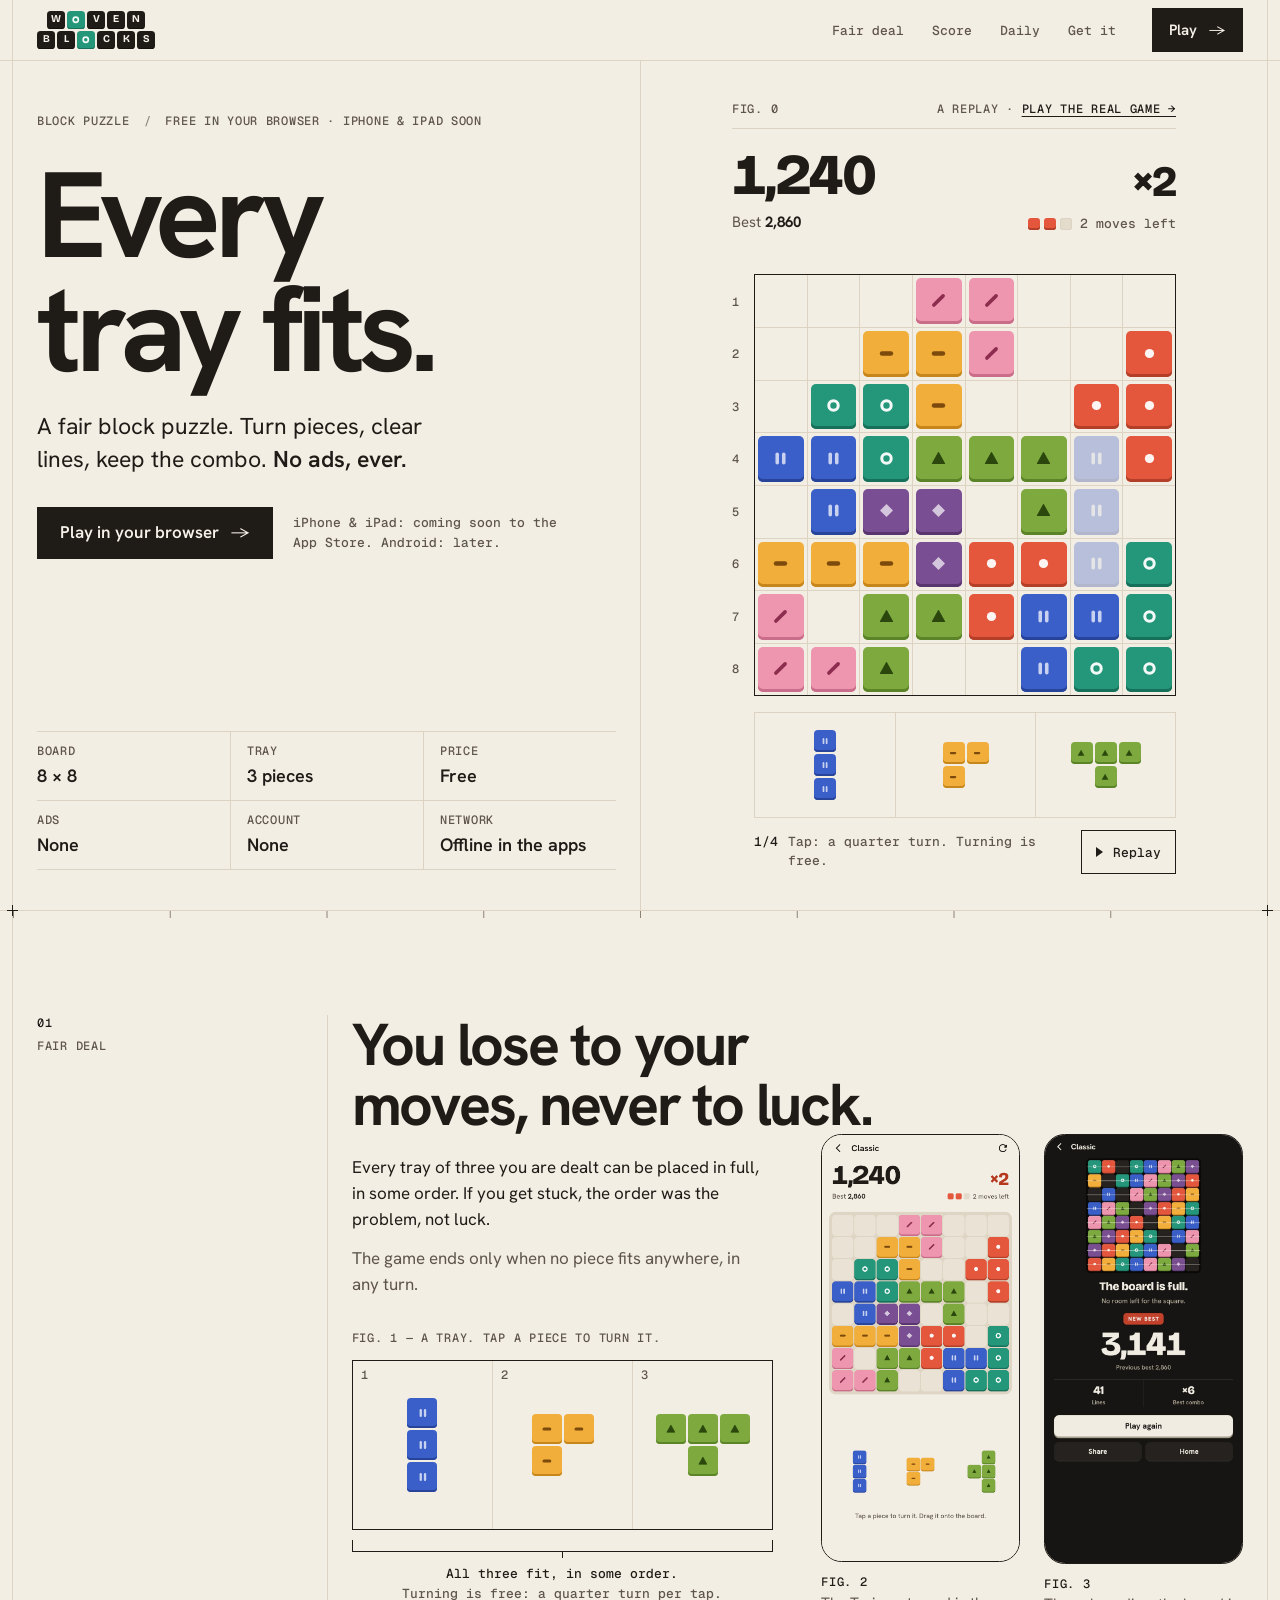
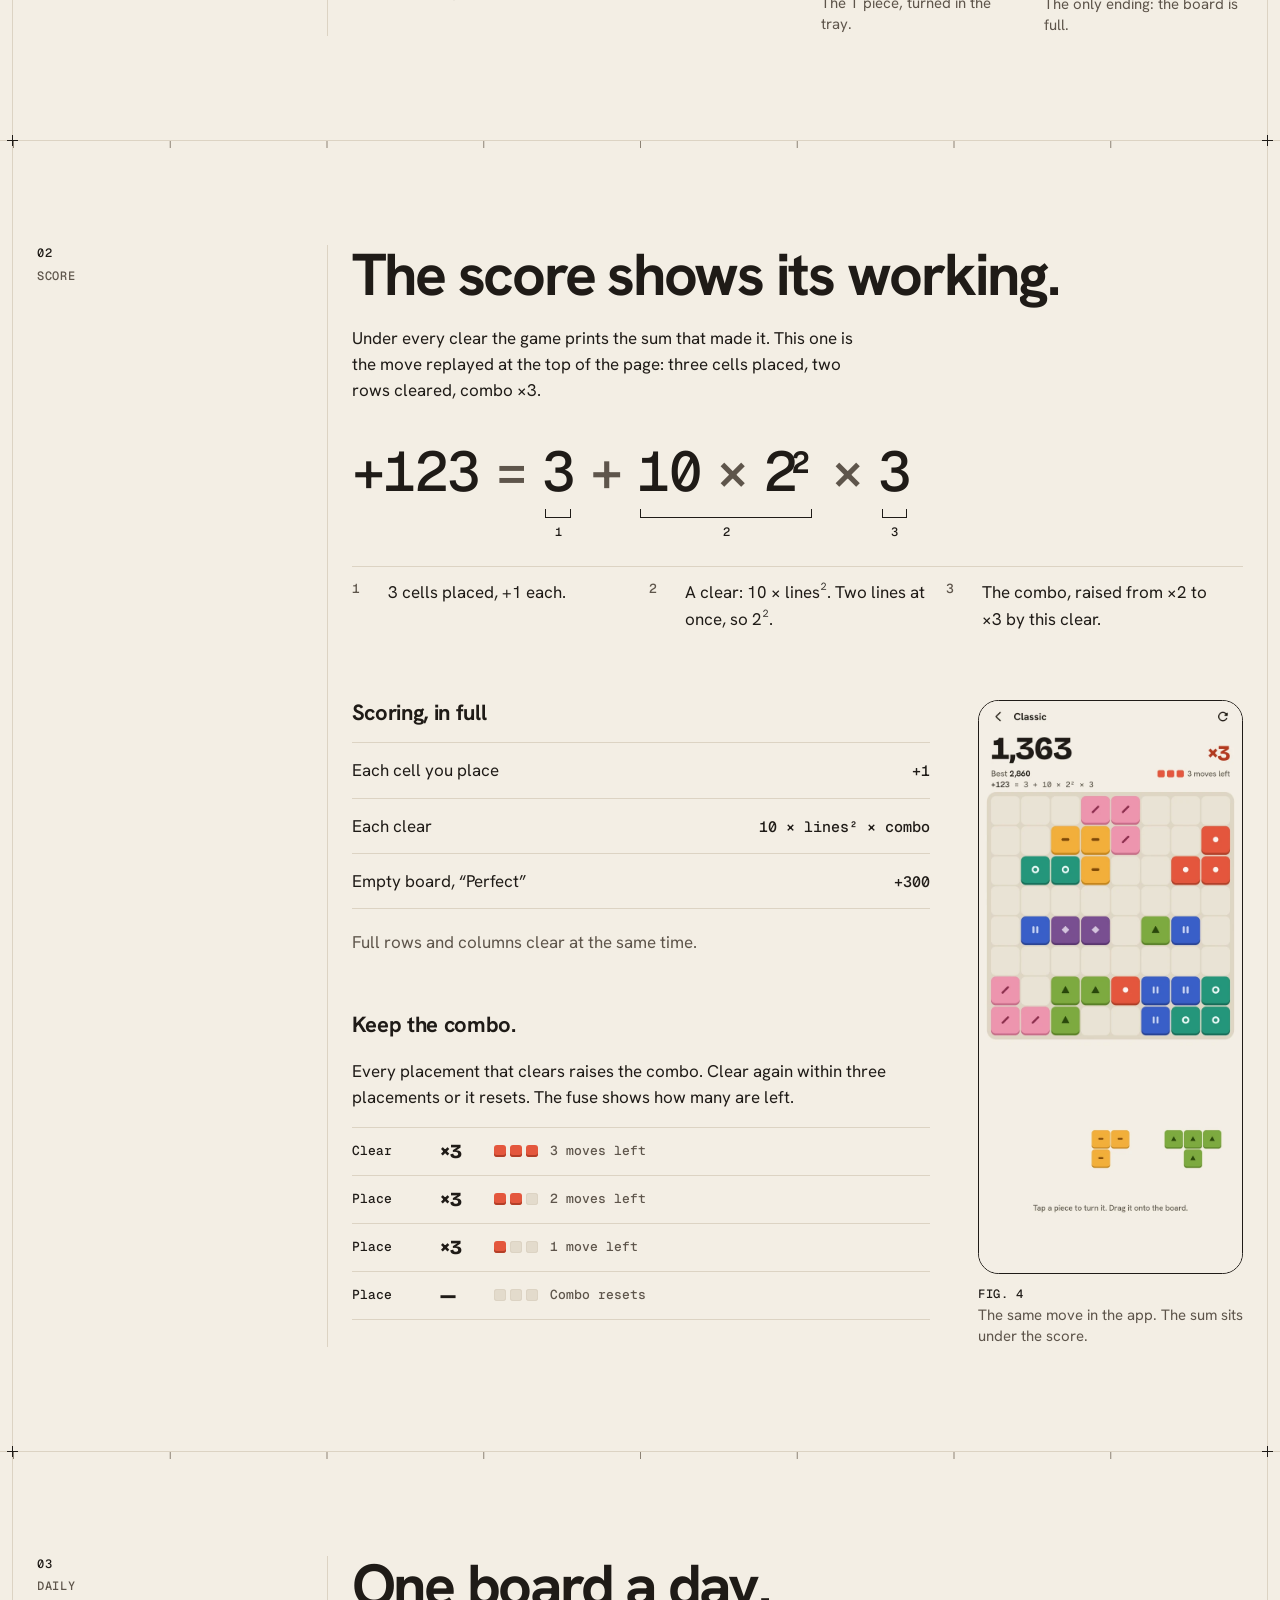
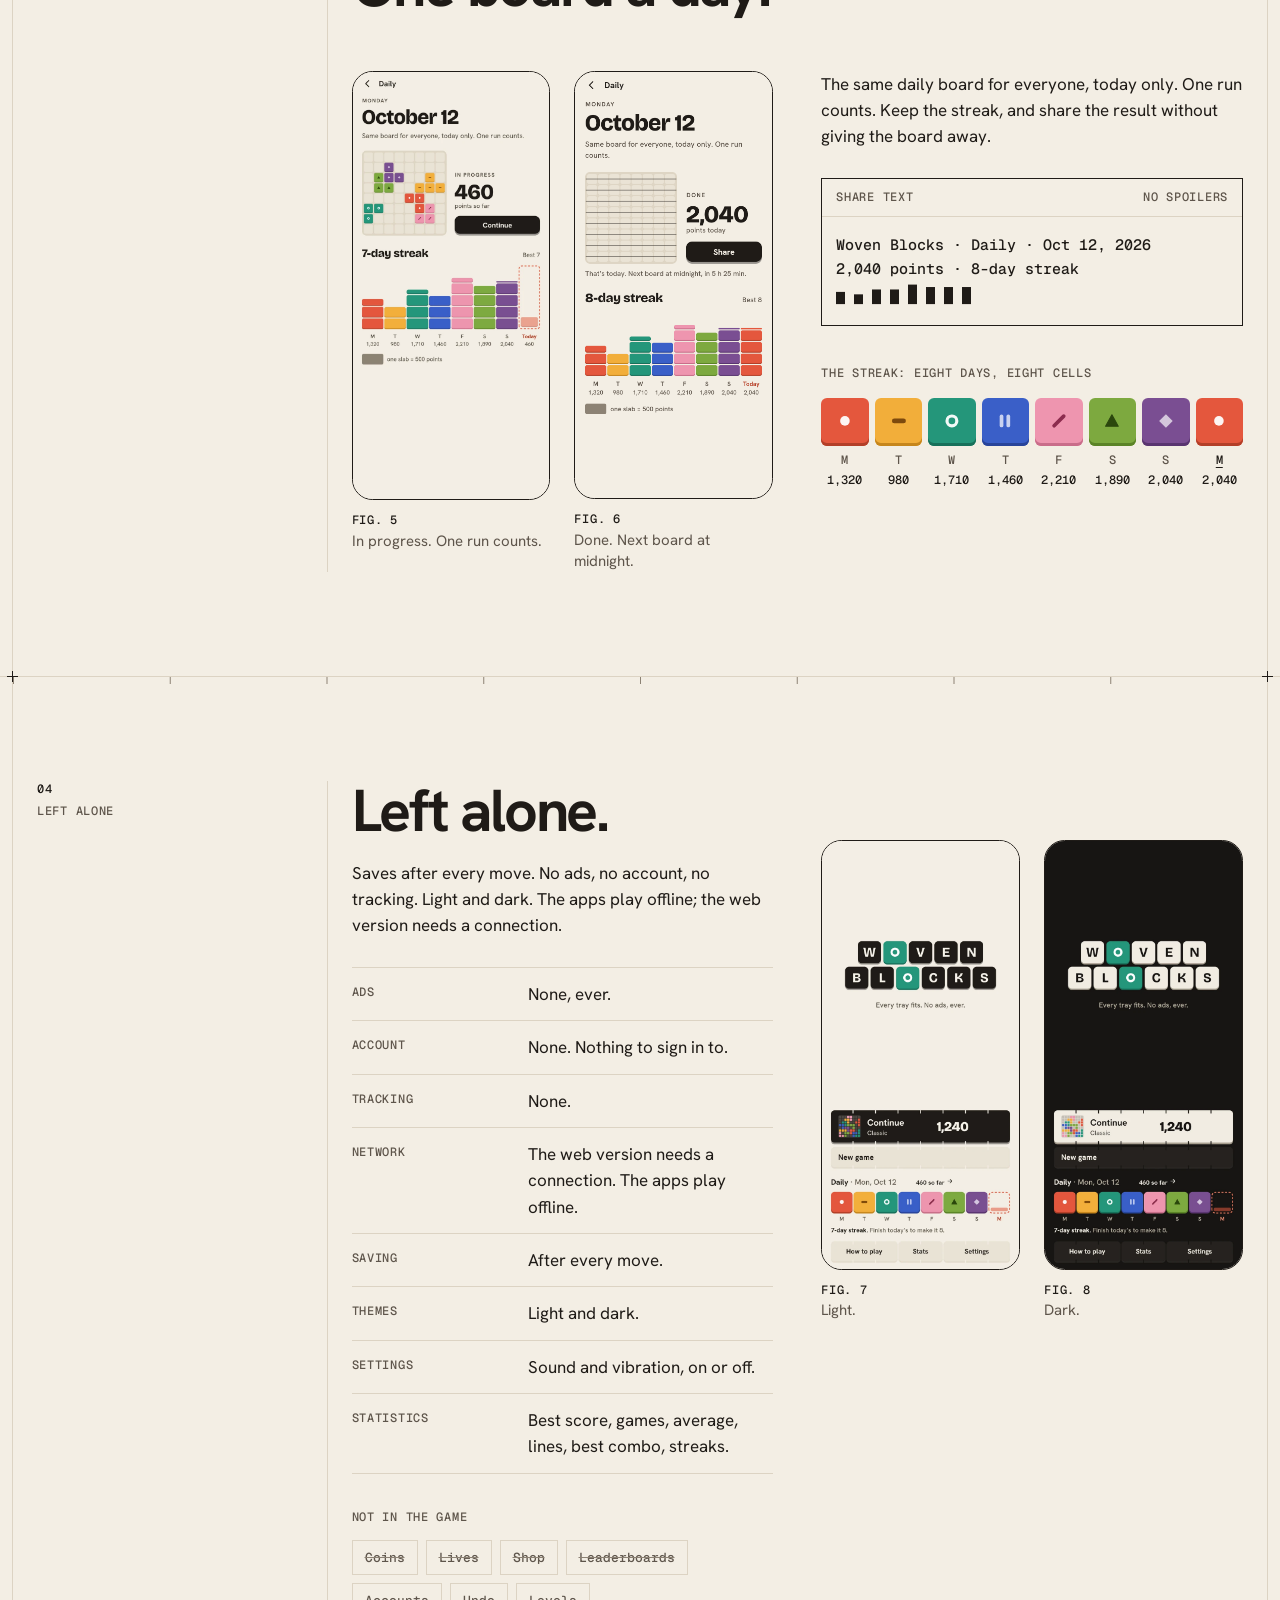
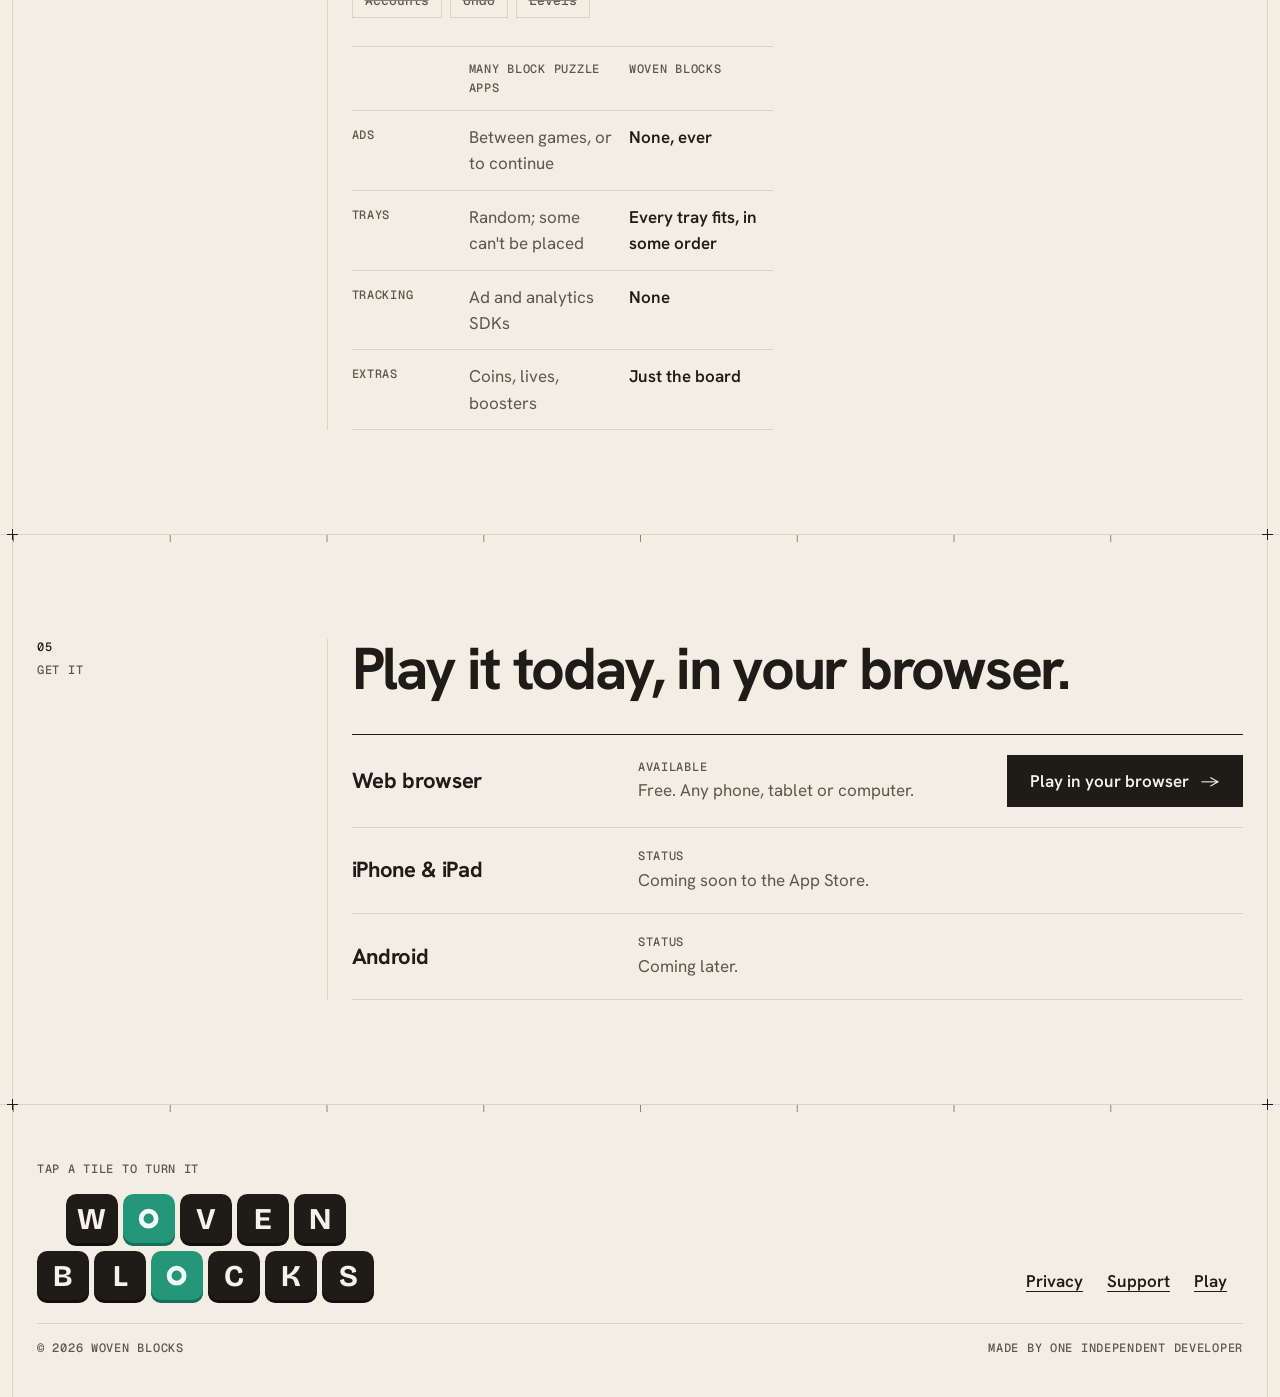
<file: index.html>
<!doctype html>
<html lang="en">
<head>
<meta charset="utf-8">
<meta name="viewport" content="width=device-width, initial-scale=1">
<title>Woven Blocks — a fair block puzzle</title>
<meta name="description" content="Woven Blocks is a fair block puzzle: every tray of three fits. No ads, no account, no tracking. Play free in your browser; iPhone and iPad soon.">
<link rel="canonical" href="https://nguyenvanlamm.github.io/woven-blocks-site/">
<link rel="alternate" type="text/markdown" href="index.html.md">
<link rel="describedby" href="llms.txt">
<meta name="color-scheme" content="light dark">
<meta name="theme-color" content="#F3EEE4" media="(prefers-color-scheme: light)">
<meta name="theme-color" content="#171513" media="(prefers-color-scheme: dark)">
<meta property="og:type" content="website">
<meta property="og:site_name" content="Woven Blocks">
<meta property="og:url" content="https://nguyenvanlamm.github.io/woven-blocks-site/">
<meta property="og:title" content="Woven Blocks — Every tray fits.">
<meta property="og:description" content="A fair block puzzle. Turn pieces, clear lines, keep the combo. No ads, ever. Play free in your browser.">
<meta property="og:image" content="https://nguyenvanlamm.github.io/woven-blocks-site/assets/img/share-card.png">
<meta property="og:image:width" content="1200">
<meta property="og:image:height" content="630">
<meta property="og:image:alt" content="Woven Blocks: Every tray fits. A fair block puzzle, no ads. An 8 by 8 board where two rows have just cleared, with the score's sum, +123 = 3 + 10 × 2² × 3.">
<meta name="twitter:card" content="summary_large_image">
<meta name="twitter:image:alt" content="Woven Blocks: Every tray fits. A fair block puzzle, no ads.">
<!-- Once the iOS app is live, add the Safari Smart App Banner:
<meta name="apple-itunes-app" content="app-id=XXXXXXXXXX"> -->
<link rel="icon" href="assets/img/favicon.png" type="image/png" sizes="32x32">
<link rel="icon" href="assets/img/favicon.svg" type="image/svg+xml">
<link rel="apple-touch-icon" href="assets/img/apple-touch-icon.png">
<link rel="preload" href="assets/fonts/HankenGrotesk-Bold.woff2" as="font" type="font/woff2" crossorigin>
<link rel="preload" href="assets/fonts/HankenGrotesk-Regular.woff2" as="font" type="font/woff2" crossorigin>
<link rel="stylesheet" href="assets/site.css">
<script src="assets/site.js" defer></script>
<script type="application/ld+json">
{
  "@context": "https://schema.org",
  "@graph": [
    {
      "@type": "WebSite",
      "@id": "https://nguyenvanlamm.github.io/woven-blocks-site/#website",
      "url": "https://nguyenvanlamm.github.io/woven-blocks-site/",
      "name": "Woven Blocks",
      "inLanguage": "en",
      "about": {
        "@id": "https://nguyenvanlamm.github.io/woven-blocks-site/#game"
      }
    },
    {
      "@type": "VideoGame",
      "@id": "https://nguyenvanlamm.github.io/woven-blocks-site/#game",
      "name": "Woven Blocks",
      "url": "https://nguyenvanlamm.github.io/woven-blocks-site/",
      "description": "A fair block puzzle on an 8×8 board. Every tray of three pieces can be placed in some order. Tap a piece to turn it, clear rows and columns, keep the combo. Free, with no ads, no account and no tracking. Playable in a web browser; iPhone and iPad coming soon to the App Store.",
      "genre": "Puzzle",
      "playMode": "SinglePlayer",
      "gamePlatform": [
        "Web browser"
      ],
      "applicationCategory": "GameApplication",
      "applicationSubCategory": "Puzzle",
      "operatingSystem": "Any modern web browser",
      "inLanguage": "en",
      "isAccessibleForFree": true,
      "image": "https://nguyenvanlamm.github.io/woven-blocks-site/assets/img/share-card.png",
      "screenshot": [
        "https://nguyenvanlamm.github.io/woven-blocks-site/assets/img/shots/clear.webp",
        "https://nguyenvanlamm.github.io/woven-blocks-site/assets/img/shots/rotate.webp",
        "https://nguyenvanlamm.github.io/woven-blocks-site/assets/img/shots/daily.webp",
        "https://nguyenvanlamm.github.io/woven-blocks-site/assets/img/shots/dailyDone.webp",
        "https://nguyenvanlamm.github.io/woven-blocks-site/assets/img/shots/home.webp",
        "https://nguyenvanlamm.github.io/woven-blocks-site/assets/img/shots/dark.webp",
        "https://nguyenvanlamm.github.io/woven-blocks-site/assets/img/shots/gameover.webp"
      ],
      "offers": {
        "@type": "Offer",
        "price": "0",
        "priceCurrency": "USD",
        "url": "https://nguyenvanlamm.github.io/woven-blocks-site/play/"
      },
      "potentialAction": {
        "@type": "PlayAction",
        "target": "https://nguyenvanlamm.github.io/woven-blocks-site/play/"
      }
    }
  ]
}
</script>
</head>
<body>
<a class="skip" href="#main">Skip to content</a>

<!-- glyph sprite: the seven tile marks -->
<svg width="0" height="0" style="position:absolute" aria-hidden="true" focusable="false">
  <symbol id="g1" viewBox="0 0 20 20"><circle cx="10" cy="10" r="4.4" fill="currentColor"/></symbol>
  <symbol id="g2" viewBox="0 0 20 20"><rect x="3.6" y="7.8" width="12.8" height="4.4" rx="2.2" fill="currentColor"/></symbol>
  <symbol id="g3" viewBox="0 0 20 20"><circle cx="10" cy="10" r="4.5" fill="none" stroke="currentColor" stroke-width="2.9"/></symbol>
  <symbol id="g4" viewBox="0 0 20 20"><rect x="5.2" y="4.2" width="3.4" height="11.6" rx="1.7" fill="currentColor"/><rect x="11.4" y="4.2" width="3.4" height="11.6" rx="1.7" fill="currentColor"/></symbol>
  <symbol id="g5" viewBox="0 0 20 20"><path d="M5.6 14.4 L14.4 5.6" stroke="currentColor" stroke-width="3.4" stroke-linecap="round" fill="none"/></symbol>
  <symbol id="g6" viewBox="0 0 20 20"><path d="M10 4.4 L15.8 14.8 H4.2 Z" fill="currentColor" stroke="currentColor" stroke-width="1" stroke-linejoin="round"/></symbol>
  <symbol id="g7" viewBox="0 0 20 20"><path d="M10 3.8 L16.2 10 L10 16.2 L3.8 10 Z" fill="currentColor"/></symbol>
</svg>

<header class="top">
  <div class="frame">
    <a class="brand" href="#top" aria-label="Woven Blocks, back to top">
      <span class="wm wm--mini" aria-hidden="true">
        <span class="wm-row"><span class="wm-t">W</span><span class="wm-t t k3"><svg><use href="#g3"/></svg></span><span class="wm-t">V</span><span class="wm-t">E</span><span class="wm-t">N</span></span>
        <span class="wm-row"><span class="wm-t">B</span><span class="wm-t">L</span><span class="wm-t t k3"><svg><use href="#g3"/></svg></span><span class="wm-t">C</span><span class="wm-t">K</span><span class="wm-t">S</span></span>
      </span>
    </a>
    <nav class="nav" aria-label="Sections">
      <a href="#fair">Fair deal</a><a href="#score">Score</a><a href="#daily">Daily</a><a href="#get">Get it</a>
    </nav>
    <a class="btn btn--ink btn--sm" href="play/">Play <span class="arw" aria-hidden="true">→</span></a>
  </div>
</header>

<main id="main">
<!-- ================= hero ================= -->
<section class="hero" id="top" aria-labelledby="hero-h">
  <div class="frame row">
    <div class="hero-copy pad">
      <p class="kicker label"><span>Block puzzle</span><span>Free in your browser · iPhone &amp; iPad soon</span></p>
      <h1 id="hero-h">Every tray fits.</h1>
      <p class="lede">A fair block puzzle. Turn pieces, clear lines, keep the combo. <b>No&nbsp;ads, ever.</b></p>
      <div class="cta">
        <a class="btn btn--ink" href="play/">Play in your browser <span class="arw" aria-hidden="true">→</span></a>
        <p class="cta-note">iPhone &amp; iPad: coming soon to the App Store. Android: later.</p>
      </div>
    </div>
    <figure class="demo" id="demo" aria-label="One real move, replayed: a piece is turned, placed, two rows clear and the score prints its sum">
     <div class="demo-in">
      <p class="demo-l label"><span>Fig. 0</span><span>A replay · <a class="demo-go" href="play/">Play the real game →</a></span></p>
      <div class="ro">
        <span class="ro-num" id="d-score">1,240</span>
        <span class="ro-x" id="d-combo">×2</span>
        <span class="ro-best">Best <b>2,860</b></span>
        <span class="ro-fuse"><span class="fuse" id="d-fuse" aria-hidden="true"><i class="on"></i><i class="on"></i><i></i></span><span id="d-left">2 moves left</span></span>
        <span class="ro-eq" id="d-eq"></span>
      </div>
      <div class="bd-wrap">
        <ol class="ridx" id="d-idx" aria-hidden="true"><li>1</li><li>2</li><li>3</li><li>4</li><li>5</li><li>6</li><li>7</li><li>8</li></ol>
        <div class="bd" id="d-board" role="img" aria-label="8 by 8 board"></div>
      </div>
      <div class="tray" id="d-tray" aria-hidden="true"><div class="slot"></div><div class="slot"></div><div class="slot"></div></div>
      <figcaption class="demo-cap">
        <span class="step" id="d-step" aria-live="polite"><b>0/4</b><span>A tray of three. Every tray fits.</span></span>
        <button class="replay" id="d-replay" type="button"><span class="tri" aria-hidden="true"></span><span id="d-replay-l">Replay</span></button>
      </figcaption>
     </div>
    </figure>
    <dl class="spec pad" aria-label="The game in six facts">
        <div><dt>Board</dt><dd>8 × 8</dd></div>
        <div><dt>Tray</dt><dd>3 pieces</dd></div>
        <div><dt>Price</dt><dd>Free</dd></div>
        <div><dt>Ads</dt><dd>None</dd></div>
        <div><dt>Account</dt><dd>None</dd></div>
        <div><dt>Network</dt><dd>Offline in the apps</dd></div>
    </dl>
  </div>
</section>

<!-- ================= 01 fair deal ================= -->
<section class="sec ruled" id="fair" aria-labelledby="fair-h">
  <div class="frame row">
    <p class="sec-k label pad"><span class="n">01</span><span>Fair deal</span></p>
    <div class="sec-main">
      <h2 id="fair-h">You lose to your moves, never to luck.</h2>
      <div class="l3">
        <p class="body">Every tray of three you are dealt can be placed in full, in some order. If you get stuck, the order was the problem, not luck.</p>
        <p class="body muted">The game ends only when no piece fits anywhere, in any turn.</p>
        <div class="trayfig">
          <span class="label figlabel">Fig. 1 — A tray. Tap a piece to turn it.</span>
          <div class="tray-big" id="turn-tray"></div>
          <div class="bracket" aria-hidden="true"></div>
          <p class="bracket-l">All three fit, in some order.<br><span class="muted">Turning is free: a quarter turn per tap.</span></p>
        </div>
      </div>
      <div class="r3 phones">
        <figure class="ph">
          <div class="ph-scr"><img src="assets/img/shots/rotate.webp" width="780" height="1688" loading="lazy" decoding="async" alt="Woven Blocks in play: score 1,240, combo ×2, the green T piece in the tray turned a quarter turn."></div>
          <figcaption><span class="label">Fig. 2</span>The T piece, turned in the tray.</figcaption>
        </figure>
        <figure class="ph">
          <div class="ph-scr"><img src="assets/img/shots/gameover.webp" width="660" height="1434" loading="lazy" decoding="async" alt="Game over screen, dark theme: The board is full. New best 3,141, 41 lines, best combo ×6."></div>
          <figcaption><span class="label">Fig. 3</span>The only ending: the board is full.</figcaption>
        </figure>
      </div>
    </div>
  </div>
</section>

<!-- ================= 02 score ================= -->
<section class="sec ruled" id="score" aria-labelledby="score-h">
  <div class="frame row">
    <p class="sec-k label pad"><span class="n">02</span><span>Score</span></p>
    <div class="sec-main">
      <h2 id="score-h">The score shows its working.</h2>
      <p class="body l4">Under every clear the game prints the sum that made it. This one is the move replayed at the top of the page: three cells placed, two rows cleared, combo ×3.</p>
      <figure class="eqfig" aria-label="+123 equals 3 plus 10 times 2 squared times 3">
        <div class="eq" aria-hidden="true">
          <span class="term"><span>+123</span></span>
          <span class="op">=</span>
          <span class="term"><span>3</span><span class="br"></span><span class="bn">1</span></span>
          <span class="op">+</span>
          <span class="term"><span>10<span class="op">×</span>2<span class="sq">²</span></span><span class="br"></span><span class="bn">2</span></span>
          <span class="op">×</span>
          <span class="term"><span>3</span><span class="br"></span><span class="bn">3</span></span>
        </div>
        <ol class="eqkey">
          <li><span class="bn">1</span><span>3 cells placed, +1 each.</span></li>
          <li><span class="bn">2</span><span>A clear: 10 × lines². Two lines at once, so 2².</span></li>
          <li><span class="bn">3</span><span>The combo, raised from ×2 to ×3 by this clear.</span></li>
        </ol>
      </figure>

      <div class="l4 mt">
        <h3>Scoring, in full</h3>
        <table class="score-tab">
          <tr><th scope="row">Each cell you place</th><td>+1</td></tr>
          <tr><th scope="row">Each clear</th><td>10 × lines² × combo</td></tr>
          <tr><th scope="row">Empty board, “Perfect”</th><td>+300</td></tr>
        </table>
        <p class="body muted">Full rows and columns clear at the same time.</p>

        <div class="combo">
          <h3>Keep the combo.</h3>
          <p class="body">Every placement that clears raises the combo. Clear again within three placements or it resets. The fuse shows how many are left.</p>
          <ol class="fuse-seq" aria-label="How the fuse burns down">
            <li><span class="ev">Clear</span><span class="x">×3</span><span class="fuse" aria-hidden="true"><i class="on"></i><i class="on"></i><i class="on"></i></span><span>3 moves left</span></li>
            <li><span class="ev">Place</span><span class="x">×3</span><span class="fuse" aria-hidden="true"><i class="on"></i><i class="on"></i><i></i></span><span>2 moves left</span></li>
            <li><span class="ev">Place</span><span class="x">×3</span><span class="fuse" aria-hidden="true"><i class="on"></i><i></i><i></i></span><span>1 move left</span></li>
            <li><span class="ev">Place</span><span class="x" aria-label="no combo">—</span><span class="fuse" aria-hidden="true"><i></i><i></i><i></i></span><span>Combo resets</span></li>
          </ol>
        </div>
      </div>
      <div class="r2 mt">
        <figure class="ph">
          <div class="ph-scr"><img src="assets/img/shots/clear.webp" width="660" height="1434" loading="lazy" decoding="async" alt="Right after a two-line clear: score 1,363, combo ×3, 3 moves left, and the line +123 = 3 + 10 × 2² × 3 under the score."></div>
          <figcaption><span class="label">Fig. 4</span>The same move in the app. The sum sits under the score.</figcaption>
        </figure>
      </div>
    </div>
  </div>
</section>

<!-- ================= 03 daily ================= -->
<section class="sec ruled" id="daily" aria-labelledby="daily-h">
  <div class="frame row">
    <p class="sec-k label pad"><span class="n">03</span><span>Daily</span></p>
    <div class="sec-main">
      <h2 id="daily-h">One board a day.</h2>
      <div class="l3 phones mt">
        <figure class="ph">
          <div class="ph-scr"><img src="assets/img/shots/daily.webp" width="660" height="1434" loading="lazy" decoding="async" alt="Daily screen for Monday, October 12: run in progress, 460 points so far, a 7-day streak chart."></div>
          <figcaption><span class="label">Fig. 5</span>In progress. One run counts.</figcaption>
        </figure>
        <figure class="ph">
          <div class="ph-scr"><img src="assets/img/shots/dailyDone.webp" width="780" height="1688" loading="lazy" decoding="async" alt="Daily done: 2,040 points today, Share button, 8-day streak chart."></div>
          <figcaption><span class="label">Fig. 6</span>Done. Next board at midnight.</figcaption>
        </figure>
      </div>
      <div class="r3 mt">
        <p class="body" style="margin-top:0">The same daily board for everyone, today only. One run counts. Keep the streak, and share the result without giving the board away.</p>
        <div class="share">
          <div class="share-h"><span class="label">Share text</span><span class="label">No spoilers</span></div>
          <pre>Woven Blocks · Daily · Oct 12, 2026
2,040 points · 8-day streak
▅ ▄ ▆ ▆ █ ▇ ▇ ▇</pre>
        </div>
        <div class="streak">
          <span class="label">The streak: eight days, eight cells</span>
          <div class="streak-row" id="streak" aria-label="Eight days played in a row: 1,320, 980, 1,710, 1,460, 2,210, 1,890, 2,040 and 2,040 today"></div>
        </div>
      </div>
    </div>
  </div>
</section>

<!-- ================= 04 left alone ================= -->
<section class="sec ruled" id="alone" aria-labelledby="alone-h">
  <div class="frame row">
    <p class="sec-k label pad"><span class="n">04</span><span>Left alone</span></p>
    <div class="sec-main">
      <h2 id="alone-h">Left alone.</h2>
      <div class="l3">
        <p class="body">Saves after every move. No ads, no account, no tracking. Light and dark. The apps play offline; the web version needs a connection.</p>
        <dl class="sheet">
          <div><dt>Ads</dt><dd>None, ever.</dd></div>
          <div><dt>Account</dt><dd>None. Nothing to sign in to.</dd></div>
          <div><dt>Tracking</dt><dd>None.</dd></div>
          <div><dt>Network</dt><dd>The web version needs a connection. The apps play offline.</dd></div>
          <div><dt>Saving</dt><dd>After every move.</dd></div>
          <div><dt>Themes</dt><dd>Light and dark.</dd></div>
          <div><dt>Settings</dt><dd>Sound and vibration, on or off.</dd></div>
          <div><dt>Statistics</dt><dd>Best score, games, average, lines, best combo, streaks.</dd></div>
        </dl>
        <div class="not">
          <span class="label">Not in the game</span>
          <ul aria-label="Not in the game">
            <li>Coins</li><li>Lives</li><li>Shop</li><li>Leaderboards</li><li>Accounts</li><li>Undo</li><li>Levels</li>
          </ul>
        </div>
        <dl class="sheet vs" aria-label="Many block puzzle apps compared with Woven Blocks">
          <div class="vs-h" aria-hidden="true"><dt></dt><dd>Many block puzzle apps</dd><dd>Woven Blocks</dd></div>
          <div><dt>Ads</dt><dd><span class="sr">Many apps: </span>Between games, or to continue</dd><dd><span class="sr">Woven Blocks: </span>None, ever</dd></div>
          <div><dt>Trays</dt><dd><span class="sr">Many apps: </span>Random; some can't be placed</dd><dd><span class="sr">Woven Blocks: </span>Every tray fits, in some order</dd></div>
          <div><dt>Tracking</dt><dd><span class="sr">Many apps: </span>Ad and analytics SDKs</dd><dd><span class="sr">Woven Blocks: </span>None</dd></div>
          <div><dt>Extras</dt><dd><span class="sr">Many apps: </span>Coins, lives, boosters</dd><dd><span class="sr">Woven Blocks: </span>Just the board</dd></div>
        </dl>
      </div>
      <div class="r3 phones">
        <figure class="ph">
          <div class="ph-scr"><img src="assets/img/shots/home.webp" width="660" height="1434" loading="lazy" decoding="async" alt="Home screen, light theme: the Woven Blocks wordmark, Continue 1,240, New game, the daily streak row, How to play, Stats, Settings."></div>
          <figcaption><span class="label">Fig. 7</span>Light.</figcaption>
        </figure>
        <figure class="ph">
          <div class="ph-scr"><img src="assets/img/shots/dark.webp" width="660" height="1434" loading="lazy" decoding="async" alt="The same home screen in the dark theme."></div>
          <figcaption><span class="label">Fig. 8</span>Dark.</figcaption>
        </figure>
      </div>
    </div>
  </div>
</section>

<!-- ================= 05 get it ================= -->
<section class="sec ruled" id="get" aria-labelledby="get-h">
  <div class="frame row">
    <p class="sec-k label pad"><span class="n">05</span><span>Get it</span></p>
    <div class="sec-main">
      <h2 id="get-h">Play it today, in your browser.</h2>
      <ul class="get">
        <li>
          <span class="plat">Web browser</span>
          <span class="stat"><span class="label">Available</span>Free. Any phone, tablet or computer.</span>
          <a class="btn btn--ink act" href="play/">Play in your browser <span class="arw" aria-hidden="true">→</span></a>
        </li>
        <li>
          <span class="plat">iPhone &amp; iPad</span>
          <span class="stat"><span class="label">Status</span>Coming soon to the App Store.</span>
        </li>
        <li>
          <span class="plat">Android</span>
          <span class="stat"><span class="label">Status</span>Coming later.</span>
        </li>
      </ul>
    </div>
  </div>
</section>
</main>

<footer class="ruled">
  <div class="frame foot">
    <div class="row">
      <div class="foot-wm pad">
        <span class="label" style="display:block;margin-bottom:16px">Tap a tile to turn it</span>
        <div class="wm" id="foot-wm" aria-hidden="true">
          <span class="wm-row"><span class="wm-t">W</span><span class="wm-t t k3"><svg><use href="#g3"/></svg></span><span class="wm-t">V</span><span class="wm-t">E</span><span class="wm-t">N</span></span>
          <span class="wm-row"><span class="wm-t">B</span><span class="wm-t">L</span><span class="wm-t t k3"><svg><use href="#g3"/></svg></span><span class="wm-t">C</span><span class="wm-t">K</span><span class="wm-t">S</span></span>
        </div>
      </div>
      <div class="foot-r pad">
        <ul class="foot-links">
          <li><a href="privacy.html">Privacy</a></li>
          <li><a href="support.html">Support</a></li>
          <li><a href="play/">Play</a></li>
        </ul>
      </div>
    </div>
    <div class="pad"><div class="foot-meta label"><span>© 2026 Woven Blocks</span><span>Made by one independent developer</span></div></div>
  </div>
</footer>

</body>
</html>
</file>
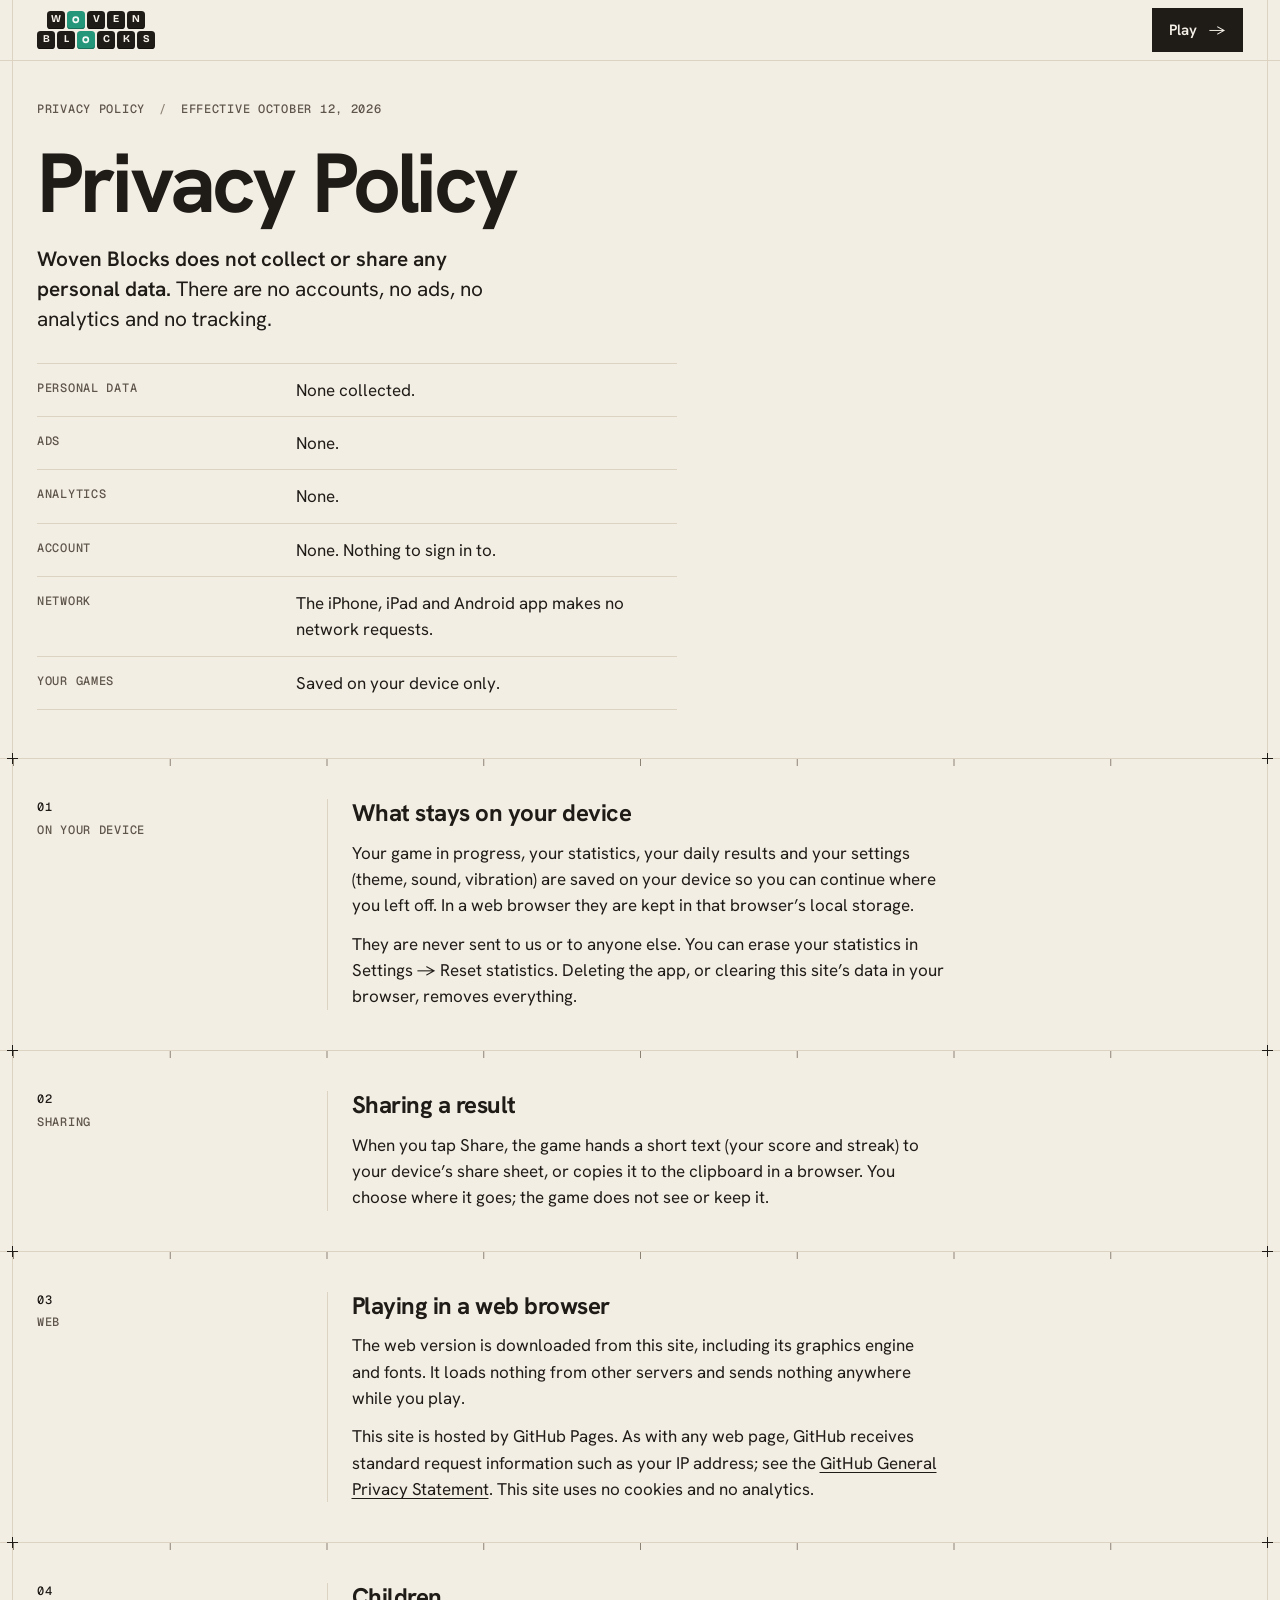
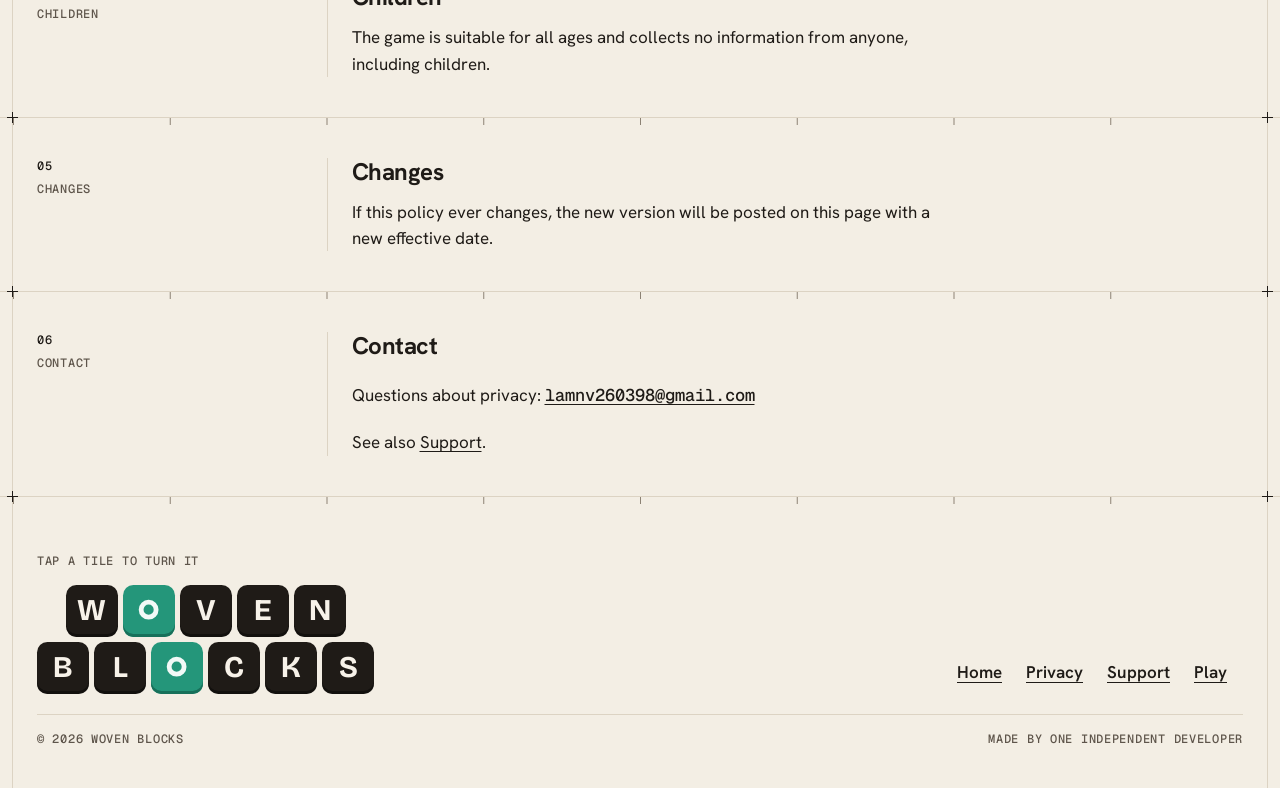
<file: privacy.html>
<!doctype html>
<html lang="en">
<head>
<meta charset="utf-8">
<meta name="viewport" content="width=device-width, initial-scale=1">
<title>Privacy Policy — Woven Blocks</title>
<meta name="description" content="Privacy policy of Woven Blocks: the game collects no personal data. No ads, no analytics, no account, no tracking.">
<link rel="canonical" href="https://nguyenvanlamm.github.io/woven-blocks-site/privacy.html">
<link rel="alternate" type="text/markdown" href="privacy.html.md">
<meta name="color-scheme" content="light dark">
<meta name="theme-color" content="#F3EEE4" media="(prefers-color-scheme: light)">
<meta name="theme-color" content="#171513" media="(prefers-color-scheme: dark)">
<meta property="og:type" content="website">
<meta property="og:site_name" content="Woven Blocks">
<meta property="og:url" content="https://nguyenvanlamm.github.io/woven-blocks-site/privacy.html">
<meta property="og:title" content="Privacy Policy — Woven Blocks">
<meta property="og:description" content="Privacy policy of Woven Blocks: the game collects no personal data. No ads, no analytics, no account, no tracking.">
<meta property="og:image" content="https://nguyenvanlamm.github.io/woven-blocks-site/assets/img/share-card.png">
<meta property="og:image:width" content="1200">
<meta property="og:image:height" content="630">
<meta name="twitter:card" content="summary_large_image">
<meta property="og:image:alt" content="Woven Blocks: Every tray fits. A fair block puzzle, no ads.">
<meta name="twitter:image:alt" content="Woven Blocks: Every tray fits. A fair block puzzle, no ads.">
<link rel="icon" href="assets/img/favicon.png" type="image/png" sizes="32x32">
<link rel="icon" href="assets/img/favicon.svg" type="image/svg+xml">
<link rel="apple-touch-icon" href="assets/img/apple-touch-icon.png">
<link rel="stylesheet" href="assets/site.css">
<script src="assets/site.js" defer></script>
<script type="application/ld+json">
{
  "@context": "https://schema.org",
  "@type": "WebPage",
  "@id": "https://nguyenvanlamm.github.io/woven-blocks-site/privacy.html#webpage",
  "url": "https://nguyenvanlamm.github.io/woven-blocks-site/privacy.html",
  "name": "Privacy Policy — Woven Blocks",
  "inLanguage": "en",
  "isPartOf": {
    "@id": "https://nguyenvanlamm.github.io/woven-blocks-site/#website"
  },
  "about": {
    "@id": "https://nguyenvanlamm.github.io/woven-blocks-site/#game"
  }
}
</script>
</head>
<body>
<a class="skip" href="#main">Skip to content</a>

<!-- glyph sprite: the seven tile marks -->
<svg width="0" height="0" style="position:absolute" aria-hidden="true" focusable="false">
  <symbol id="g1" viewBox="0 0 20 20"><circle cx="10" cy="10" r="4.4" fill="currentColor"/></symbol>
  <symbol id="g2" viewBox="0 0 20 20"><rect x="3.6" y="7.8" width="12.8" height="4.4" rx="2.2" fill="currentColor"/></symbol>
  <symbol id="g3" viewBox="0 0 20 20"><circle cx="10" cy="10" r="4.5" fill="none" stroke="currentColor" stroke-width="2.9"/></symbol>
  <symbol id="g4" viewBox="0 0 20 20"><rect x="5.2" y="4.2" width="3.4" height="11.6" rx="1.7" fill="currentColor"/><rect x="11.4" y="4.2" width="3.4" height="11.6" rx="1.7" fill="currentColor"/></symbol>
  <symbol id="g5" viewBox="0 0 20 20"><path d="M5.6 14.4 L14.4 5.6" stroke="currentColor" stroke-width="3.4" stroke-linecap="round" fill="none"/></symbol>
  <symbol id="g6" viewBox="0 0 20 20"><path d="M10 4.4 L15.8 14.8 H4.2 Z" fill="currentColor" stroke="currentColor" stroke-width="1" stroke-linejoin="round"/></symbol>
  <symbol id="g7" viewBox="0 0 20 20"><path d="M10 3.8 L16.2 10 L10 16.2 L3.8 10 Z" fill="currentColor"/></symbol>
</svg>

<header class="top">
  <div class="frame">
    <a class="brand" href="./" aria-label="Woven Blocks, home">
      <span class="wm wm--mini" aria-hidden="true">
        <span class="wm-row"><span class="wm-t">W</span><span class="wm-t t k3"><svg><use href="#g3"/></svg></span><span class="wm-t">V</span><span class="wm-t">E</span><span class="wm-t">N</span></span>
        <span class="wm-row"><span class="wm-t">B</span><span class="wm-t">L</span><span class="wm-t t k3"><svg><use href="#g3"/></svg></span><span class="wm-t">C</span><span class="wm-t">K</span><span class="wm-t">S</span></span>
      </span>
    </a>
    <a class="btn btn--ink btn--sm" href="play/">Play <span class="arw" aria-hidden="true">→</span></a>
  </div>
</header>

<main id="main" class="doc">
<section class="doc-hero" aria-labelledby="top-h">
  <div class="frame row">
    <div class="pad">
      <p class="kicker label"><span>Privacy policy</span><span>Effective October 12, 2026</span></p>
      <h1 class="doc-h1" id="top-h">Privacy Policy</h1>
      <p class="doc-lede"><b>Woven Blocks does not collect or share any personal data.</b> There are no accounts, no ads, no analytics and no tracking.</p>
      <dl class="sheet">
        <div><dt>Personal data</dt><dd>None collected.</dd></div>
        <div><dt>Ads</dt><dd>None.</dd></div>
        <div><dt>Analytics</dt><dd>None.</dd></div>
        <div><dt>Account</dt><dd>None. Nothing to sign in to.</dd></div>
        <div><dt>Network</dt><dd>The iPhone, iPad and Android app makes no network requests.</dd></div>
        <div><dt>Your games</dt><dd>Saved on your device only.</dd></div>
      </dl>
    </div>
  </div>
</section>
<section class="sec ruled" id="device" aria-labelledby="device-h">
  <div class="frame row">
    <p class="sec-k label pad"><span class="n">01</span><span>On your device</span></p>
    <div class="sec-main">
      <h2 id="device-h">What stays on your device</h2>
      <div class="prose">
<p>Your game in progress, your statistics, your daily results and your settings (theme, sound, vibration) are saved on your device so you can continue where you left off. In a web browser they are kept in that browser&rsquo;s local storage.</p>
        <p>They are never sent to us or to anyone else. You can erase your statistics in Settings&nbsp;→ Reset statistics. Deleting the app, or clearing this site&rsquo;s data in your browser, removes everything.</p>
      </div>
    </div>
  </div>
</section>
<section class="sec ruled" id="share" aria-labelledby="share-h">
  <div class="frame row">
    <p class="sec-k label pad"><span class="n">02</span><span>Sharing</span></p>
    <div class="sec-main">
      <h2 id="share-h">Sharing a result</h2>
      <div class="prose">
<p>When you tap Share, the game hands a short text (your score and streak) to your device&rsquo;s share sheet, or copies it to the clipboard in a browser. You choose where it goes; the game does not see or keep it.</p>
      </div>
    </div>
  </div>
</section>
<section class="sec ruled" id="web" aria-labelledby="web-h">
  <div class="frame row">
    <p class="sec-k label pad"><span class="n">03</span><span>Web</span></p>
    <div class="sec-main">
      <h2 id="web-h">Playing in a web browser</h2>
      <div class="prose">
<p>The web version is downloaded from this site, including its graphics engine and fonts. It loads nothing from other servers and sends nothing anywhere while you play.</p>
        <p>This site is hosted by GitHub Pages. As with any web page, GitHub receives standard request information such as your IP address; see the <a href="https://docs.github.com/en/site-policy/privacy-policies/github-general-privacy-statement">GitHub General Privacy Statement</a>. This site uses no cookies and no analytics.</p>
      </div>
    </div>
  </div>
</section>
<section class="sec ruled" id="children" aria-labelledby="children-h">
  <div class="frame row">
    <p class="sec-k label pad"><span class="n">04</span><span>Children</span></p>
    <div class="sec-main">
      <h2 id="children-h">Children</h2>
      <div class="prose">
<p>The game is suitable for all ages and collects no information from anyone, including children.</p>
      </div>
    </div>
  </div>
</section>
<section class="sec ruled" id="changes" aria-labelledby="changes-h">
  <div class="frame row">
    <p class="sec-k label pad"><span class="n">05</span><span>Changes</span></p>
    <div class="sec-main">
      <h2 id="changes-h">Changes</h2>
      <div class="prose">
<p>If this policy ever changes, the new version will be posted on this page with a new effective date.</p>
      </div>
    </div>
  </div>
</section>
<section class="sec ruled" id="contact" aria-labelledby="contact-h">
  <div class="frame row">
    <p class="sec-k label pad"><span class="n">06</span><span>Contact</span></p>
    <div class="sec-main">
      <h2 id="contact-h">Contact</h2>
      <div class="prose">
<p>Questions about privacy: <a class="mail" href="mailto:lamnv260398@gmail.com?subject=Woven%20Blocks%20privacy">lamnv260398@gmail.com</a></p>
        <p>See also <a href="support.html">Support</a>.</p>
      </div>
    </div>
  </div>
</section>
</main>

<footer class="ruled">
  <div class="frame foot">
    <div class="row">
      <div class="foot-wm pad">
        <span class="label" style="display:block;margin-bottom:16px">Tap a tile to turn it</span>
        <div class="wm" id="foot-wm" aria-hidden="true">
          <span class="wm-row"><span class="wm-t">W</span><span class="wm-t t k3"><svg><use href="#g3"/></svg></span><span class="wm-t">V</span><span class="wm-t">E</span><span class="wm-t">N</span></span>
          <span class="wm-row"><span class="wm-t">B</span><span class="wm-t">L</span><span class="wm-t t k3"><svg><use href="#g3"/></svg></span><span class="wm-t">C</span><span class="wm-t">K</span><span class="wm-t">S</span></span>
        </div>
      </div>
      <div class="foot-r pad">
        <ul class="foot-links">
          <li><a href="./">Home</a></li>
          <li><a href="privacy.html">Privacy</a></li>
          <li><a href="support.html">Support</a></li>
          <li><a href="play/">Play</a></li>
        </ul>
      </div>
    </div>
    <div class="pad"><div class="foot-meta label"><span>© 2026 Woven Blocks</span><span>Made by one independent developer</span></div></div>
  </div>
</footer>
</body>
</html>
</file>
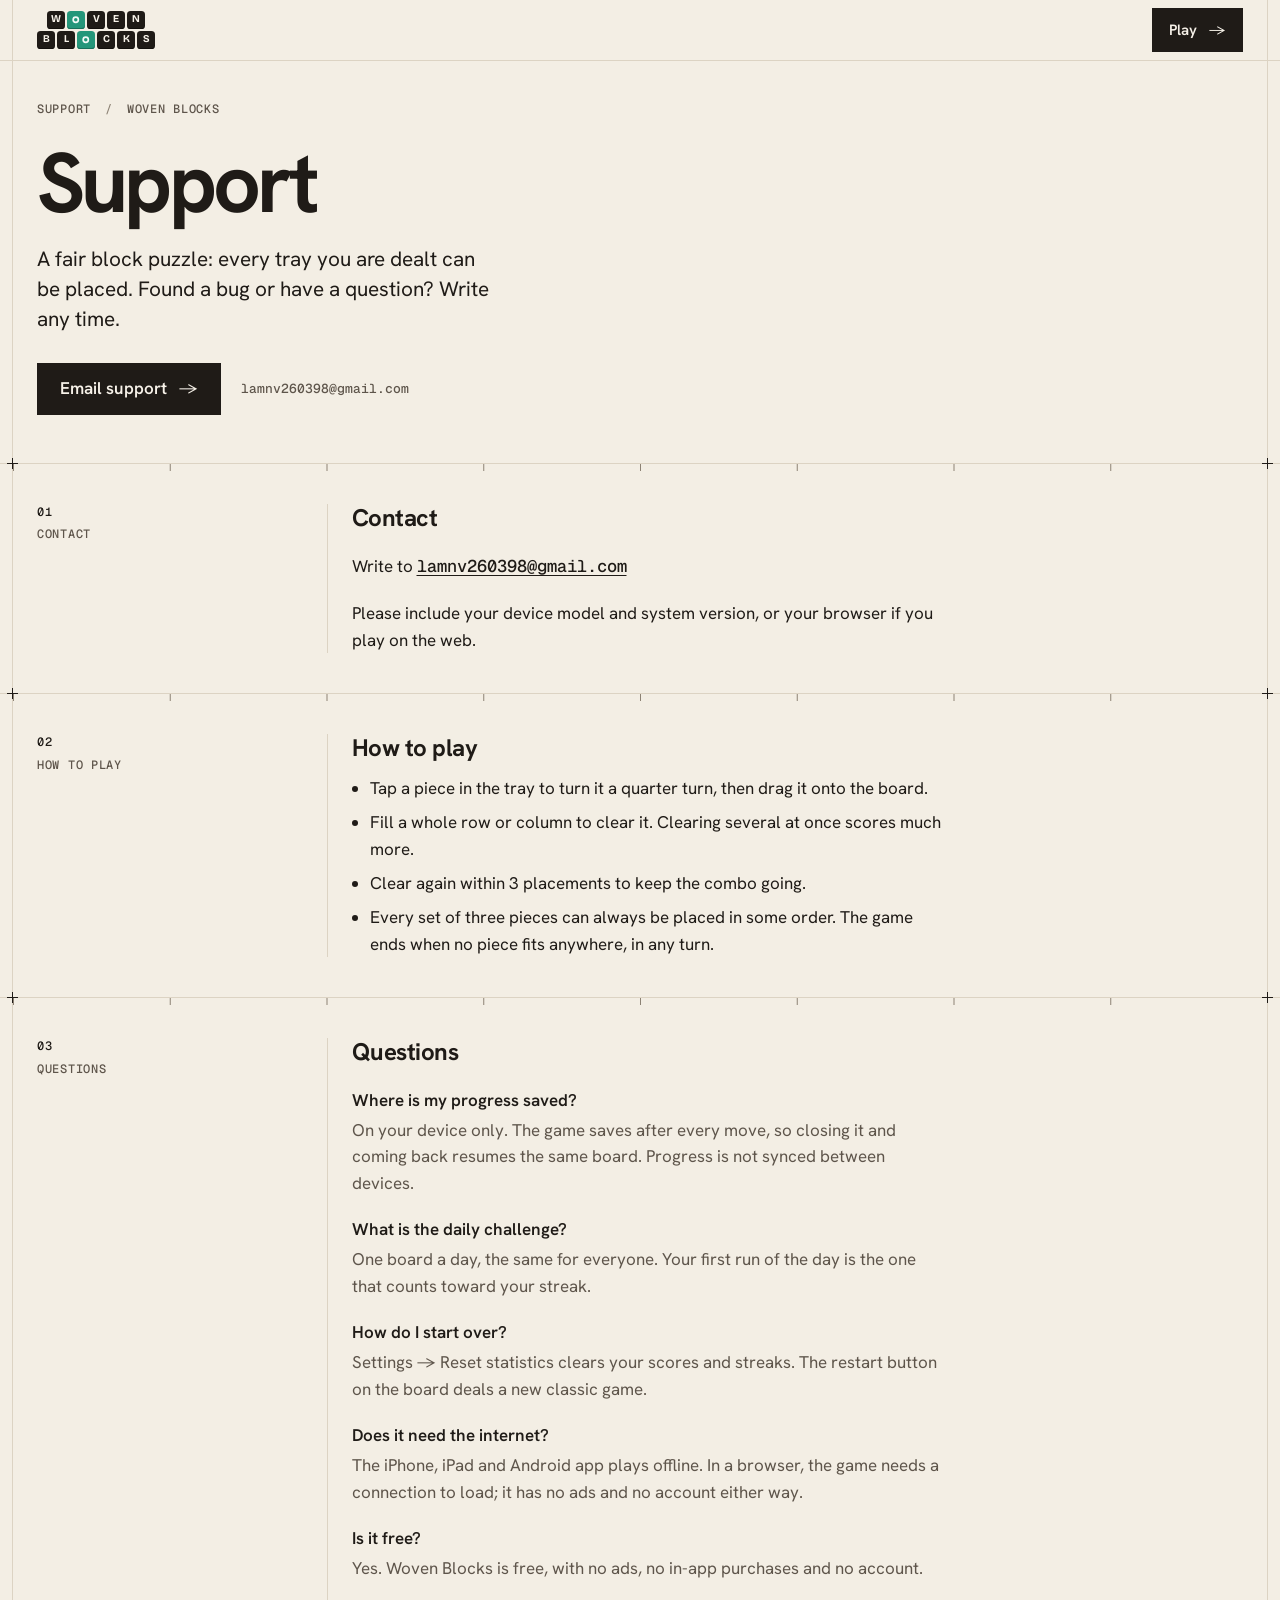
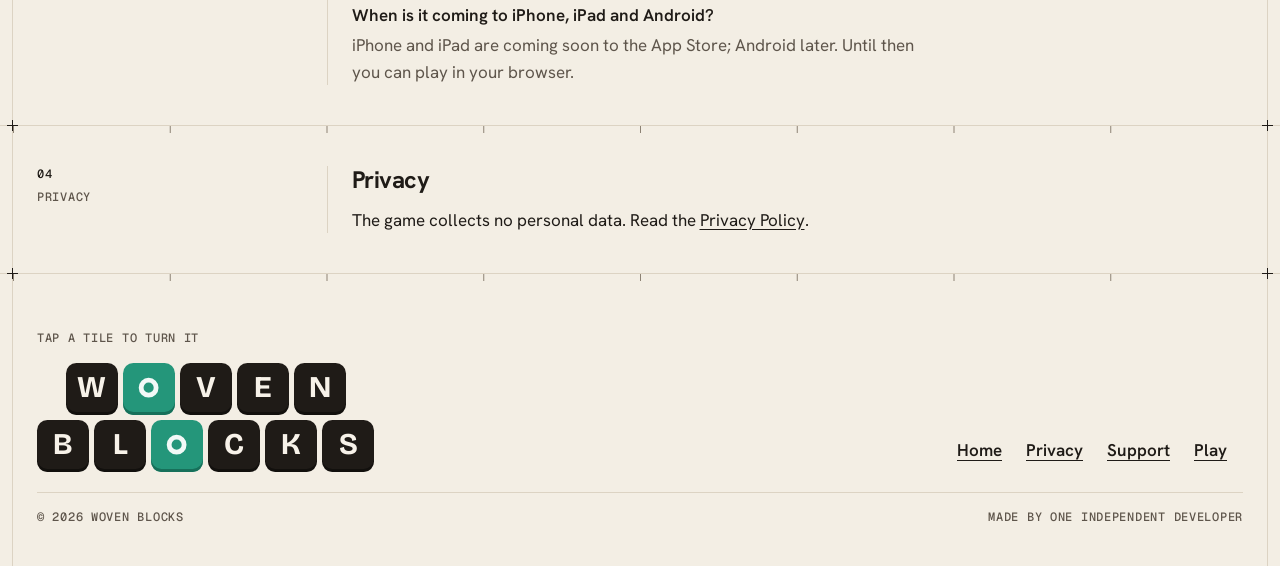
<file: support.html>
<!doctype html>
<html lang="en">
<head>
<meta charset="utf-8">
<meta name="viewport" content="width=device-width, initial-scale=1">
<title>Support — Woven Blocks</title>
<meta name="description" content="Help and contact for Woven Blocks, a fair block puzzle: how to play, saving, the daily challenge.">
<link rel="canonical" href="https://nguyenvanlamm.github.io/woven-blocks-site/support.html">
<link rel="alternate" type="text/markdown" href="support.html.md">
<meta name="color-scheme" content="light dark">
<meta name="theme-color" content="#F3EEE4" media="(prefers-color-scheme: light)">
<meta name="theme-color" content="#171513" media="(prefers-color-scheme: dark)">
<meta property="og:type" content="website">
<meta property="og:site_name" content="Woven Blocks">
<meta property="og:url" content="https://nguyenvanlamm.github.io/woven-blocks-site/support.html">
<meta property="og:title" content="Support — Woven Blocks">
<meta property="og:description" content="Help and contact for Woven Blocks, a fair block puzzle: how to play, saving, the daily challenge.">
<meta property="og:image" content="https://nguyenvanlamm.github.io/woven-blocks-site/assets/img/share-card.png">
<meta property="og:image:width" content="1200">
<meta property="og:image:height" content="630">
<meta name="twitter:card" content="summary_large_image">
<meta property="og:image:alt" content="Woven Blocks: Every tray fits. A fair block puzzle, no ads.">
<meta name="twitter:image:alt" content="Woven Blocks: Every tray fits. A fair block puzzle, no ads.">
<link rel="icon" href="assets/img/favicon.png" type="image/png" sizes="32x32">
<link rel="icon" href="assets/img/favicon.svg" type="image/svg+xml">
<link rel="apple-touch-icon" href="assets/img/apple-touch-icon.png">
<link rel="stylesheet" href="assets/site.css">
<script src="assets/site.js" defer></script>
<script type="application/ld+json">
{
  "@context": "https://schema.org",
  "@type": "FAQPage",
  "@id": "https://nguyenvanlamm.github.io/woven-blocks-site/support.html#faq",
  "mainEntity": [
    {
      "@type": "Question",
      "name": "Where is my progress saved?",
      "acceptedAnswer": {
        "@type": "Answer",
        "text": "On your device only. The game saves after every move, so closing it and coming back resumes the same board. Progress is not synced between devices."
      }
    },
    {
      "@type": "Question",
      "name": "What is the daily challenge?",
      "acceptedAnswer": {
        "@type": "Answer",
        "text": "One board a day, the same for everyone. Your first run of the day is the one that counts toward your streak."
      }
    },
    {
      "@type": "Question",
      "name": "How do I start over?",
      "acceptedAnswer": {
        "@type": "Answer",
        "text": "Settings → Reset statistics clears your scores and streaks. The restart button on the board deals a new classic game."
      }
    },
    {
      "@type": "Question",
      "name": "Does it need the internet?",
      "acceptedAnswer": {
        "@type": "Answer",
        "text": "The iPhone, iPad and Android app plays offline. In a browser, the game needs a connection to load; it has no ads and no account either way."
      }
    },
    {
      "@type": "Question",
      "name": "Is it free?",
      "acceptedAnswer": {
        "@type": "Answer",
        "text": "Yes. Woven Blocks is free, with no ads, no in-app purchases and no account."
      }
    },
    {
      "@type": "Question",
      "name": "When is it coming to iPhone, iPad and Android?",
      "acceptedAnswer": {
        "@type": "Answer",
        "text": "iPhone and iPad are coming soon to the App Store; Android later. Until then you can play in your browser."
      }
    }
  ]
}
</script>
</head>
<body>
<a class="skip" href="#main">Skip to content</a>

<!-- glyph sprite: the seven tile marks -->
<svg width="0" height="0" style="position:absolute" aria-hidden="true" focusable="false">
  <symbol id="g1" viewBox="0 0 20 20"><circle cx="10" cy="10" r="4.4" fill="currentColor"/></symbol>
  <symbol id="g2" viewBox="0 0 20 20"><rect x="3.6" y="7.8" width="12.8" height="4.4" rx="2.2" fill="currentColor"/></symbol>
  <symbol id="g3" viewBox="0 0 20 20"><circle cx="10" cy="10" r="4.5" fill="none" stroke="currentColor" stroke-width="2.9"/></symbol>
  <symbol id="g4" viewBox="0 0 20 20"><rect x="5.2" y="4.2" width="3.4" height="11.6" rx="1.7" fill="currentColor"/><rect x="11.4" y="4.2" width="3.4" height="11.6" rx="1.7" fill="currentColor"/></symbol>
  <symbol id="g5" viewBox="0 0 20 20"><path d="M5.6 14.4 L14.4 5.6" stroke="currentColor" stroke-width="3.4" stroke-linecap="round" fill="none"/></symbol>
  <symbol id="g6" viewBox="0 0 20 20"><path d="M10 4.4 L15.8 14.8 H4.2 Z" fill="currentColor" stroke="currentColor" stroke-width="1" stroke-linejoin="round"/></symbol>
  <symbol id="g7" viewBox="0 0 20 20"><path d="M10 3.8 L16.2 10 L10 16.2 L3.8 10 Z" fill="currentColor"/></symbol>
</svg>

<header class="top">
  <div class="frame">
    <a class="brand" href="./" aria-label="Woven Blocks, home">
      <span class="wm wm--mini" aria-hidden="true">
        <span class="wm-row"><span class="wm-t">W</span><span class="wm-t t k3"><svg><use href="#g3"/></svg></span><span class="wm-t">V</span><span class="wm-t">E</span><span class="wm-t">N</span></span>
        <span class="wm-row"><span class="wm-t">B</span><span class="wm-t">L</span><span class="wm-t t k3"><svg><use href="#g3"/></svg></span><span class="wm-t">C</span><span class="wm-t">K</span><span class="wm-t">S</span></span>
      </span>
    </a>
    <a class="btn btn--ink btn--sm" href="play/">Play <span class="arw" aria-hidden="true">→</span></a>
  </div>
</header>

<main id="main" class="doc">
<section class="doc-hero" aria-labelledby="top-h">
  <div class="frame row">
    <div class="pad">
      <p class="kicker label"><span>Support</span><span>Woven Blocks</span></p>
      <h1 class="doc-h1" id="top-h">Support</h1>
      <p class="doc-lede">A fair block puzzle: every tray you are dealt can be placed. Found a bug or have a question? Write any time.</p>
      <div class="cta">
        <a class="btn btn--ink" href="mailto:lamnv260398@gmail.com?subject=Woven%20Blocks">Email support <span class="arw" aria-hidden="true">→</span></a>
        <p class="cta-note">lamnv260398@gmail.com</p>
      </div>
    </div>
  </div>
</section>
<section class="sec ruled" id="contact" aria-labelledby="contact-h">
  <div class="frame row">
    <p class="sec-k label pad"><span class="n">01</span><span>Contact</span></p>
    <div class="sec-main">
      <h2 id="contact-h">Contact</h2>
      <div class="prose">
<p>Write to <a class="mail" href="mailto:lamnv260398@gmail.com?subject=Woven%20Blocks">lamnv260398@gmail.com</a></p>
        <p>Please include your device model and system version, or your browser if you play on the web.</p>
      </div>
    </div>
  </div>
</section>
<section class="sec ruled" id="how" aria-labelledby="how-h">
  <div class="frame row">
    <p class="sec-k label pad"><span class="n">02</span><span>How to play</span></p>
    <div class="sec-main">
      <h2 id="how-h">How to play</h2>
      <div class="prose">
<ul>
          <li>Tap a piece in the tray to turn it a quarter turn, then drag it onto the board.</li>
          <li>Fill a whole row or column to clear it. Clearing several at once scores much more.</li>
          <li>Clear again within 3 placements to keep the combo going.</li>
          <li>Every set of three pieces can always be placed in some order. The game ends when no piece fits anywhere, in any turn.</li>
        </ul>
      </div>
    </div>
  </div>
</section>
<section class="sec ruled" id="faq" aria-labelledby="faq-h">
  <div class="frame row">
    <p class="sec-k label pad"><span class="n">03</span><span>Questions</span></p>
    <div class="sec-main">
      <h2 id="faq-h">Questions</h2>
      <div class="prose">
<dl class="qa">
          <dt>Where is my progress saved?</dt>
          <dd>On your device only. The game saves after every move, so closing it and coming back resumes the same board. Progress is not synced between devices.</dd>
          <dt>What is the daily challenge?</dt>
          <dd>One board a day, the same for everyone. Your first run of the day is the one that counts toward your streak.</dd>
          <dt>How do I start over?</dt>
          <dd>Settings&nbsp;→ Reset statistics clears your scores and streaks. The restart button on the board deals a new classic game.</dd>
          <dt>Does it need the internet?</dt>
          <dd>The iPhone, iPad and Android app plays offline. In a browser, the game needs a connection to load; it has no ads and no account either way.</dd>
          <dt>Is it free?</dt>
          <dd>Yes. Woven Blocks is free, with no ads, no in-app purchases and no account.</dd>
          <dt>When is it coming to iPhone, iPad and Android?</dt>
          <dd>iPhone and iPad are coming soon to the App Store; Android later. Until then you can play in your browser.</dd>
        </dl>
      </div>
    </div>
  </div>
</section>
<section class="sec ruled" id="privacy" aria-labelledby="privacy-h">
  <div class="frame row">
    <p class="sec-k label pad"><span class="n">04</span><span>Privacy</span></p>
    <div class="sec-main">
      <h2 id="privacy-h">Privacy</h2>
      <div class="prose">
<p>The game collects no personal data. Read the <a href="privacy.html">Privacy Policy</a>.</p>
      </div>
    </div>
  </div>
</section>
</main>

<footer class="ruled">
  <div class="frame foot">
    <div class="row">
      <div class="foot-wm pad">
        <span class="label" style="display:block;margin-bottom:16px">Tap a tile to turn it</span>
        <div class="wm" id="foot-wm" aria-hidden="true">
          <span class="wm-row"><span class="wm-t">W</span><span class="wm-t t k3"><svg><use href="#g3"/></svg></span><span class="wm-t">V</span><span class="wm-t">E</span><span class="wm-t">N</span></span>
          <span class="wm-row"><span class="wm-t">B</span><span class="wm-t">L</span><span class="wm-t t k3"><svg><use href="#g3"/></svg></span><span class="wm-t">C</span><span class="wm-t">K</span><span class="wm-t">S</span></span>
        </div>
      </div>
      <div class="foot-r pad">
        <ul class="foot-links">
          <li><a href="./">Home</a></li>
          <li><a href="privacy.html">Privacy</a></li>
          <li><a href="support.html">Support</a></li>
          <li><a href="play/">Play</a></li>
        </ul>
      </div>
    </div>
    <div class="pad"><div class="foot-meta label"><span>© 2026 Woven Blocks</span><span>Made by one independent developer</span></div></div>
  </div>
</footer>
</body>
</html>
</file>
<file: assets/site.css>
/* Woven Blocks — site styles. Shared by index, privacy, support and 404.
   Swiss Monochrome over the game's own palette: paper and ink from the app, hairline frame,
   an 8-column page grid (= the 8-column board), mono labels. Colour lives only in the tiles. */
@font-face{font-family:'Hanken Grotesk';src:url(fonts/HankenGrotesk-Regular.woff2) format('woff2');font-weight:400;font-display:swap}
@font-face{font-family:'Hanken Grotesk';src:url(fonts/HankenGrotesk-SemiBold.woff2) format('woff2');font-weight:600;font-display:swap}
@font-face{font-family:'Hanken Grotesk';src:url(fonts/HankenGrotesk-Bold.woff2) format('woff2');font-weight:700;font-display:swap}
@font-face{font-family:'Geist Mono';src:url(fonts/GeistMono-Medium.woff2) format('woff2');font-weight:500;font-display:swap}
@font-face{font-family:'Bricolage Grotesque';src:url(fonts/BricolageGrotesque-Bold.woff2) format('woff2');font-weight:700;font-display:swap}
@font-face{font-family:'Bricolage Grotesque';src:url(fonts/BricolageGrotesque-ExtraBold.woff2) format('woff2');font-weight:800;font-display:swap}

:root{
  --paper:#F3EEE4; --ink:#1F1B17; --ink-2:#5E554B; --ink-3:#8C8274; --line:#DCD3C3;
  --cell:#EAE3D5; --cell-2:#E3DBCC; --btn-ink:#F7F2E9; --wm:#1F1B17; --wm-ink:#F7F2E9; --wm-edge:rgba(0,0,0,.42);
  --frame:#1F1B17;
  --cp:16px;              /* cell padding: the page grid has no gutters, every cell pads itself */
  --sec-y:64px;
  --sans:'Hanken Grotesk',system-ui,sans-serif;
  --mono:'Geist Mono',ui-monospace,'SFMono-Regular',Menlo,monospace;
  --num:'Bricolage Grotesque','Hanken Grotesk',sans-serif;
}
@media (prefers-color-scheme:dark){
  :root{--paper:#171513;--ink:#F2ECE2;--ink-2:#BAB09F;--ink-3:#8A8173;--line:#34302A;--cell:#25221E;--cell-2:#2C2824;--btn-ink:#171513;--wm:#F2ECE2;--wm-ink:#171513;--wm-edge:#A79D8E;--frame:#8A8173}
}
@media (min-width:1024px){:root{--cp:24px;--sec-y:104px}}

/* seven tile kinds — fill / darker edge / glyph (identical in both themes) */
.k1{--fill:#E4573D;--edge:#B33F28;--gl:#FDF5F3}
.k2{--fill:#F2AE3A;--edge:#C6861C;--gl:#7D4A0D}
.k3{--fill:#24967A;--edge:#17705A;--gl:#F2F9F7}
.k4{--fill:#3A5FC8;--edge:#28449A;--gl:#C8D2F0}
.k5{--fill:#EE95AF;--edge:#C96D8A;--gl:#8C2C4E}
.k6{--fill:#7DA93F;--edge:#5B8327;--gl:#2B470D}
.k7{--fill:#7A4E92;--edge:#593570;--gl:#D4C6DC}
.t{display:grid;place-items:center;background:var(--fill);color:var(--gl);border-radius:var(--r,6px);box-shadow:inset 0 calc(-1 * var(--e,3px)) 0 var(--edge)}
.t svg{display:block;width:46%;height:auto;aspect-ratio:1;margin-top:calc(-1 * var(--e,3px) / 2)}

*,*::before,*::after{box-sizing:border-box;margin:0;padding:0}
html{-webkit-text-size-adjust:100%;scroll-behavior:smooth;scroll-padding-top:72px}
body{background:var(--paper);color:var(--ink);font:400 17px/1.55 var(--sans);font-synthesis:none;-webkit-font-smoothing:antialiased;text-rendering:optimizeLegibility}
img{display:block;max-width:100%;height:auto}
a{color:inherit}
button{font:inherit;color:inherit;background:none;border:0;cursor:pointer}
:focus-visible{outline:2px solid var(--ink);outline-offset:3px}
h1,h2,h3{text-wrap:balance;font-weight:700}
p{text-wrap:pretty}
.mono{font-family:var(--mono);font-weight:500}
.label{font:500 12px/1.4 var(--mono);letter-spacing:.06em;text-transform:uppercase;color:var(--ink-2)}
.sr{position:absolute;width:1px;height:1px;overflow:hidden;clip:rect(0 0 0 0);white-space:nowrap}
.skip{position:absolute;left:12px;top:-60px;z-index:10;background:var(--ink);color:var(--paper);padding:12px 16px;font:600 15px var(--sans)}
.skip:focus{top:12px}

/* ---------- the frame: hairline edges, section rules with 8 ruler ticks (= the board's 8 columns) ---------- */
.frame{position:relative;width:min(1280px,calc(100% - 24px));margin-inline:auto;border-inline:1px solid var(--line)}
.ruled{border-top:1px solid var(--line)}
.ruled>.frame::before{content:'';position:absolute;left:0;right:0;top:0;height:7px;pointer-events:none;
  background:linear-gradient(to right,var(--ink-3) 1px,transparent 1px) 0 0/12.5% 100% repeat-x}
.ruled>.frame::after{content:'';position:absolute;left:-6px;right:-6px;top:-6px;height:11px;pointer-events:none;
  background:
    linear-gradient(var(--ink),var(--ink)) left 0 top 5px/11px 1px no-repeat,
    linear-gradient(var(--ink),var(--ink)) left 5px top 0/1px 11px no-repeat,
    linear-gradient(var(--ink),var(--ink)) right 0 top 5px/11px 1px no-repeat,
    linear-gradient(var(--ink),var(--ink)) right 5px top 0/1px 11px no-repeat}

.row{display:grid;grid-template-columns:minmax(0,1fr)}
.pad{padding-inline:var(--cp)}

/* ---------- header ---------- */
.top{position:sticky;top:0;z-index:5;background:var(--paper);border-bottom:1px solid var(--line)}
.top .frame{display:flex;align-items:center;gap:16px;height:60px;padding-inline:var(--cp)}
.brand{display:flex;align-items:center;min-height:44px;text-decoration:none}
.wm{display:grid;justify-items:center;gap:2px}
.wm-row{display:flex;gap:2px}
.wm-t{display:grid;place-items:center;width:var(--wt);height:var(--wt);border-radius:calc(var(--wt) * .2);background:var(--wm);color:var(--wm-ink);
  font:700 calc(var(--wt) * .58)/1 'Bricolage Grotesque',var(--sans);box-shadow:inset 0 calc(var(--wt) * -.06) 0 var(--wm-edge);padding-bottom:calc(var(--wt) * .06)}
.wm-t.t{background:var(--fill);color:var(--gl);box-shadow:inset 0 calc(var(--wt) * -.06) 0 var(--edge)}
.wm-t.t svg{width:64%;height:auto;aspect-ratio:1;margin-top:0}
.wm--mini{--wt:18px}
.nav{display:none;margin-left:auto;gap:4px}
.nav a{display:inline-flex;align-items:center;min-height:44px;padding-inline:12px;font:500 13px var(--mono);text-decoration:none;color:var(--ink-2)}
.nav a:hover{color:var(--ink);text-decoration:underline;text-underline-offset:4px}
.top .btn{margin-left:auto}
@media (min-width:760px){.nav{display:flex}.top .btn{margin-left:8px}}

/* ---------- buttons: sharp, ink, one arrow ---------- */
.btn{display:inline-flex;align-items:center;justify-content:center;gap:12px;min-height:52px;padding:0 22px;font:600 17px/1 var(--sans);text-decoration:none;border:1px solid var(--ink);border-radius:0;transition:background-color .15s,color .15s}
.btn--ink{background:var(--ink);color:var(--btn-ink)}
.btn--ink:hover{background:transparent;color:var(--ink)}
.btn--line:hover{background:var(--ink);color:var(--btn-ink)}
.btn--sm{min-height:44px;padding:0 16px;font-size:15px}
.arw{font-family:var(--sans);font-weight:400}

/* ---------- hero ---------- */
.hero-copy{padding-block:36px 40px;display:flex;flex-direction:column}
.kicker{display:flex;flex-direction:column;gap:4px}
@media (min-width:480px){.kicker{flex-direction:row;flex-wrap:wrap;gap:4px 14px}.kicker span+span::before{content:'/';margin-right:14px;color:var(--ink-3)}}
h1{font-size:clamp(4.35rem,2.2rem + 7vw,7.6rem);line-height:.94;letter-spacing:-.052em;margin-top:28px;font-weight:700}
.lede{font-size:clamp(1.15rem,1rem + .55vw,1.45rem);line-height:1.4;max-width:31ch;margin-top:24px;color:var(--ink)}
.lede b{font-weight:600}
.cta{display:flex;flex-wrap:wrap;align-items:center;gap:12px 20px;margin-top:32px}
.cta-note{font:500 13px/1.5 var(--mono);color:var(--ink-2);max-width:34ch}
.spec{display:grid;grid-template-columns:repeat(2,minmax(0,1fr));margin:0 0 56px;border-top:0}
.spec div:nth-child(-n+2){border-top:1px solid var(--line)}
.spec div{padding:12px 0 13px;border-bottom:1px solid var(--line)}
.spec div:nth-child(odd){padding-right:12px}
.spec div:nth-child(even){padding-left:16px;border-left:1px solid var(--line)}
.spec dt{font:500 12px/1.3 var(--mono);letter-spacing:.06em;text-transform:uppercase;color:var(--ink-2)}
.spec dd{font:600 18px/1.3 var(--sans);margin-top:4px}

/* ---------- the live move (demo) ---------- */
.demo{padding-block:8px 40px;margin:0}
.demo-in{width:min(100%,444px);margin-inline:auto}
.demo-l{display:flex;justify-content:space-between;gap:12px;padding-bottom:10px;margin-bottom:18px;border-bottom:1px solid var(--line)}
.demo-go{color:var(--ink);text-underline-offset:3px}
.demo-go:hover{text-decoration-thickness:2px}
.ro{display:grid;grid-template-columns:minmax(0,1fr) auto;grid-template-areas:"num x" "best fuse" "eq eq";align-items:end;column-gap:16px}
.ro-num{grid-area:num}.ro-x{grid-area:x}
.ro-best{grid-area:best;font:400 15px/1.4 var(--sans);color:var(--ink-2);margin-top:8px}
.ro-best b{font-weight:700;color:var(--ink)}
.ro-num{font:800 clamp(2.6rem,2rem + 2.2vw,3.6rem)/1 var(--num);letter-spacing:-.03em;font-variant-numeric:tabular-nums}
.ro-x{font:800 clamp(2rem,1.6rem + 1.4vw,2.7rem)/1 var(--num);letter-spacing:-.02em;text-align:right}
.ro-eq{grid-area:eq;font:500 15px/1.4 var(--mono);min-height:21px;margin-top:2px;white-space:nowrap}
.ro-eq.on{animation:eqIn .32s ease-out both}
@keyframes eqIn{from{opacity:0;transform:translateY(4px)}to{opacity:1;transform:none}}
.ro-fuse{grid-area:fuse;display:flex;align-items:center;justify-content:flex-end;gap:8px;margin-top:8px;font:500 13px/1.4 var(--mono);color:var(--ink-2);white-space:nowrap}
.fuse{display:inline-flex;gap:4px}
.fuse i{width:12px;height:12px;border-radius:3px;background:var(--cell-2);box-shadow:inset 0 0 0 1px var(--line)}
.fuse i.on{background:#E4573D;box-shadow:inset 0 -2px 0 #B33F28}
.bd-wrap{display:grid;grid-template-columns:22px minmax(0,1fr);margin-top:18px}
.ridx{display:grid;grid-template-rows:repeat(8,1fr);padding-block:1px;list-style:none}
.ridx li{display:flex;align-items:center;gap:3px;font:500 12px/1 var(--mono);color:var(--ink-2);position:relative}
.ridx li.hit{color:var(--ink)}
.ridx li.hit::after{content:'';border-left:6px solid var(--ink);border-block:4.5px solid transparent;margin-left:1px}
.bd{position:relative;display:grid;grid-template-columns:repeat(8,minmax(0,1fr));gap:1px;background:var(--line);border:1px solid var(--frame)}
.cell{position:relative;aspect-ratio:1;background:var(--paper)}
.cell>.t{position:absolute;inset:3px;--r:5px}
.t.ghost{opacity:.32}
.t.drop{animation:drop .24s cubic-bezier(.2,.8,.3,1.15) both}
@keyframes drop{from{transform:translateY(-12px);opacity:0}to{transform:none;opacity:1}}
.t.fold{transform:scale(.15,.05);opacity:0;transition:transform .26s cubic-bezier(.55,0,.8,.3),opacity .26s}
.thread{position:absolute;left:-4px;right:-10px;height:2px;margin-top:-1px;background:var(--ink);transform:scaleX(0);transform-origin:left center;transition:transform .38s cubic-bezier(.3,.6,.3,1);z-index:2;pointer-events:none}
.thread.on{transform:scaleX(1)}
.tray{display:grid;grid-template-columns:repeat(3,minmax(0,1fr));margin-top:16px;margin-left:22px;border:1px solid var(--line)}
.slot{display:grid;place-items:center;height:104px}
.slot+.slot{border-left:1px solid var(--line)}
.pc{display:grid;gap:2px;transition:transform .3s cubic-bezier(.3,.7,.4,1.2)}
.pc .t{width:var(--tc,22px);height:var(--tc,22px);--r:4px;--e:2px;transition:transform .3s cubic-bezier(.3,.7,.4,1.2)}
.pc .gap{width:var(--tc,22px);height:var(--tc,22px)}
.pc.gone{opacity:0;transform:scale(.6);transition:opacity .18s,transform .18s}
.demo-cap{display:flex;align-items:center;justify-content:space-between;gap:12px;margin-top:12px;margin-left:22px}
.step{font:500 13px/1.45 var(--mono);color:var(--ink-2);min-height:38px;display:flex;gap:10px}
.step b{font-weight:500;color:var(--ink)}
.replay{display:inline-flex;align-items:center;gap:10px;min-height:44px;padding:0 14px;border:1px solid var(--ink);font:500 13px var(--mono);white-space:nowrap;flex:none}
.replay:hover{background:var(--ink);color:var(--paper)}
.tri{width:0;height:0;border-left:7px solid currentColor;border-block:5px solid transparent;flex:none}

/* ---------- sections ---------- */
.sec>.frame{padding-block:var(--sec-y)}
.sec-k{display:flex;gap:12px;align-items:baseline;margin-bottom:20px}
.sec-k .n{color:var(--ink)}
h2{font-size:clamp(2.1rem,1.3rem + 3vw,3.75rem);line-height:1;letter-spacing:-.038em}
h3{font-size:1.375rem;line-height:1.2;letter-spacing:-.015em}
.body{max-width:36rem;margin-top:20px}
.body+.body{margin-top:12px}
.muted{color:var(--ink-2)}
.figlabel{display:block;margin-bottom:14px}

/* phones: a plain rounded screen, a hairline, nothing else */
.phones{display:grid;grid-template-columns:repeat(2,minmax(0,1fr));gap:16px;align-items:start}
.ph{margin:0}
.ph-scr{border:1px solid var(--frame);border-radius:clamp(12px,1.6vw,22px);overflow:hidden;background:var(--cell)}
.ph-scr img{width:100%}
.ph figcaption{display:flex;flex-direction:column;gap:2px;margin-top:12px;font:400 15px/1.4 var(--sans);color:var(--ink-2)}
.ph figcaption .label{color:var(--ink)}

/* 01 — the tray you can turn */
.trayfig{margin-top:32px}
.tray-big{display:grid;grid-template-columns:repeat(3,minmax(0,1fr));border:1px solid var(--frame)}
.tslot{display:grid;place-items:center;height:clamp(128px,24vw,168px);position:relative;-webkit-tap-highlight-color:transparent}
.tslot+.tslot{border-left:1px solid var(--line)}
.tslot:hover{background:color-mix(in oklab,var(--cell) 55%,transparent)}
.tslot .pc{--tc:clamp(20px,5.6vw,30px)}
.tslot .n{position:absolute;left:8px;top:6px;font:500 12px var(--mono);color:var(--ink-2)}
.bracket{position:relative;height:12px;margin-top:10px;border:1px solid var(--ink);border-top:0}
.bracket::after{content:'';position:absolute;left:50%;bottom:-7px;width:1px;height:7px;background:var(--ink)}
.bracket-l{text-align:center;margin-top:12px;font:500 13px/1.5 var(--mono)}

/* 02 — the equation, annotated */
.eqfig{margin-top:40px}
.eq{display:flex;flex-wrap:nowrap;align-items:flex-start;font:500 clamp(1.45rem,.6rem + 3.6vw,4.4rem)/1 var(--mono);letter-spacing:-.02em;white-space:nowrap}
.eq .op{padding-inline:.28em;color:var(--ink-2)}
.eq .term{display:flex;flex-direction:column;align-items:stretch}
.eq .term>span:first-child{padding-bottom:.18em}
.eq .sq{margin-left:-.22em}
.eq .br{display:block;height:9px;border:1px solid var(--ink);border-top:0;margin-inline:.06em}
.eq .bn{display:block;text-align:center;font:500 12px/1 var(--mono);letter-spacing:0;margin-top:8px}
.eqkey{display:grid;gap:0;margin-top:28px;list-style:none;border-top:1px solid var(--line)}
.eqkey li{display:grid;grid-template-columns:28px 1fr;gap:8px;padding:12px 0;border-bottom:1px solid var(--line)}
.eqkey .bn{font:500 13px/1.55 var(--mono);color:var(--ink-2)}
.score-tab{width:100%;border-collapse:collapse;margin-top:16px}
.score-tab th,.score-tab td{text-align:left;padding:14px 0;border-bottom:1px solid var(--line);font-weight:400;vertical-align:baseline}
.score-tab tr:first-child>*{border-top:1px solid var(--line)}
.score-tab td{text-align:right;font:500 15px/1.4 var(--mono);white-space:nowrap;padding-left:12px}
.combo{margin-top:56px}
.fuse-seq{margin-top:16px;list-style:none;border-top:1px solid var(--line)}
.fuse-seq li{display:grid;grid-template-columns:4.8rem 2.6rem auto 1fr;align-items:center;gap:12px;min-height:48px;border-bottom:1px solid var(--line);font:500 13px/1.3 var(--mono);color:var(--ink-2)}
.fuse-seq .x{font:800 20px/1 var(--num);color:var(--ink)}
.fuse-seq .ev{color:var(--ink)}

/* 03 — daily */
.share{margin-top:28px;border:1px solid var(--frame)}
.share-h{display:flex;justify-content:space-between;gap:12px;padding:10px 14px;border-bottom:1px solid var(--line)}
.share pre{padding:16px 14px 18px;font:500 clamp(13px,3.3vw,15px)/1.65 var(--mono);white-space:pre-wrap;overflow-wrap:anywhere}
.streak{margin-top:32px}
.streak-row{display:grid;grid-template-columns:repeat(8,minmax(0,1fr));gap:6px;margin-top:14px}
.streak-row .d{display:flex;flex-direction:column;align-items:center;gap:8px}
.streak-row .t{width:100%;aspect-ratio:1;--r:6px}
.streak-row .dl{font:500 12px/1 var(--mono);color:var(--ink-2)}
.streak-row .ds{display:none;font:500 12px/1 var(--mono);color:var(--ink)}
@media (min-width:640px){.streak-row .ds{display:block}}
.streak-row .today .dl{color:var(--ink);text-decoration:underline;text-underline-offset:3px}

/* 04 — left alone */
.sheet{margin-top:28px;border-top:1px solid var(--line)}
.sheet div{display:grid;grid-template-columns:minmax(7.5rem,38%) 1fr;gap:16px;padding:13px 0;border-bottom:1px solid var(--line)}
.sheet dt{font:500 12px/1.55 var(--mono);letter-spacing:.06em;text-transform:uppercase;color:var(--ink-2);padding-top:2px}
.sheet dd{font-weight:400}
/* vs table: reuses .sheet rows; the third column is Woven Blocks, set in ink and bolder so it reads as the answer */
.vs div{grid-template-columns:minmax(5.5rem,24%) 1fr 1fr}
.vs dd:first-of-type{color:var(--ink-2)}
.vs dd:last-child{font-weight:600}
.vs .vs-h dd{font:500 12px/1.55 var(--mono);letter-spacing:.06em;text-transform:uppercase;color:var(--ink-2)}
.not{margin-top:28px}
.not ul{display:flex;flex-wrap:wrap;gap:8px;list-style:none;margin-top:12px}
.not li{font:500 13px/1 var(--mono);padding:10px 12px;border:1px solid var(--line);color:var(--ink-2);text-decoration:line-through;text-decoration-color:var(--ink-3)}

/* 05 — get it */
.get{margin-top:36px;list-style:none;border-top:1px solid var(--frame)}
.sec-main>.get{margin-inline:var(--cp);padding-inline:0}
.get li{display:grid;grid-template-columns:1fr;gap:6px 24px;align-items:center;padding:20px 0;border-bottom:1px solid var(--line)}
.get .plat{font:700 1.375rem/1.2 var(--sans);letter-spacing:-.015em}
.get .stat{color:var(--ink-2)}
.get .stat .label{display:block;margin-bottom:2px}
.get .act{justify-self:start;margin-top:8px}

/* ---------- footer ---------- */
.foot{padding-block:56px 40px}
.foot .wm{--wt:44px;display:inline-grid;gap:5px;justify-items:center}
.foot .wm-row{gap:5px}
@media (min-width:1024px){.foot .wm{--wt:52px}}
.foot .wm-t{cursor:pointer;transition:transform .26s cubic-bezier(.3,.7,.4,1.3);-webkit-tap-highlight-color:transparent;user-select:none}
.foot-links{display:flex;flex-wrap:wrap;gap:0 8px;margin-top:40px;list-style:none}
.foot-links a{display:inline-flex;align-items:center;min-height:44px;padding-right:16px;font:600 17px var(--sans);text-underline-offset:4px}
.foot-meta{display:flex;flex-wrap:wrap;justify-content:space-between;gap:8px 24px;margin-top:20px;padding-top:16px;border-top:1px solid var(--line)}

/* ---------- desktop: the 8-column grid ---------- */
@media (min-width:640px){
  .spec{grid-template-columns:repeat(3,minmax(0,1fr))}
  .spec div:nth-child(-n+3){border-top:1px solid var(--line)}
  .spec div:nth-child(n){padding-left:16px;padding-right:12px;border-left:1px solid var(--line)}
  .spec div:nth-child(3n+1){padding-left:0;border-left:0}
  .get li{grid-template-columns:minmax(0,1fr) minmax(0,1.3fr) 15rem}
  .get .act{justify-self:end;margin-top:0}
  .phones{gap:24px}
}
@media (min-width:1024px){
  .row{grid-template-columns:repeat(8,minmax(0,1fr))}
  .hero .row{grid-template-rows:auto 1fr}
  .hero-copy{grid-column:1/5;grid-row:1;padding-block:52px 0}
  .hero .spec{grid-column:1/5;grid-row:2;align-self:end;margin:40px 0 40px}
  .demo{grid-row:1/3}
  .demo{grid-column:5/9;border-left:1px solid var(--line);padding:40px var(--cp) 36px}
  .sec-k{grid-column:1/3;flex-direction:column;gap:6px;margin:0}
  .sec-main{grid-column:3/9;display:grid;grid-template-columns:repeat(6,minmax(0,1fr));align-content:start;border-left:1px solid var(--line)}
  .sec-main>*{grid-column:1/-1;padding-inline:var(--cp)}
  .sec-main>.l3{grid-column:1/4}
  .sec-main>.r3{grid-column:4/7}
  .sec-main>.l4{grid-column:1/5}
  .sec-main>.r2{grid-column:5/7}
  .sec-main>.mt{margin-top:56px}
  .sec .sec-k,.sec .sec-main{padding-top:0}
  .eqkey{grid-template-columns:repeat(3,minmax(0,1fr));border-top:0}
  .eqkey li{border-bottom:0;border-top:1px solid var(--line);padding-right:16px}
  .foot .row{align-items:end}
  .foot-wm{grid-column:1/5}
  .foot-r{grid-column:5/9}
  .foot-links{margin-top:0;justify-content:flex-end}
}
@media (max-width:1023px){
  .sec-main>*{padding-inline:var(--cp)}
  .sec-main>.mt{margin-top:40px}
  .phones{max-width:520px}
  .sec-main>.phones:not(.mt){margin-top:44px}
  .sec-main>.r2 .ph{max-width:248px}
  .demo{padding:0 var(--cp) 48px}
}

@media (prefers-reduced-motion:reduce){
  *,*::before,*::after{animation-duration:.001ms!important;animation-iteration-count:1!important;transition-duration:.001ms!important;transition-delay:0s!important}
}

/* ---------- doc pages: privacy, support, 404 ---------- */
.doc-hero>.frame{padding-block:40px 48px}
.doc-h1{font-size:clamp(2.75rem,1.5rem + 4.8vw,5.25rem);line-height:.98;letter-spacing:-.045em;margin-top:24px}
.doc-lede{font-size:clamp(1.1rem,1rem + .4vw,1.3rem);line-height:1.45;max-width:40ch;margin-top:20px}
.doc-lede b{font-weight:600}
.doc-hero .sheet{max-width:40rem}
.doc-hero .cta{margin-top:28px}
.doc .sec>.frame{padding-block:40px}
.doc h2{font-size:1.5rem;line-height:1.2;letter-spacing:-.02em}
.prose{max-width:40rem}
.prose p{margin-top:12px}
.prose ul{margin-top:12px;padding-left:1.1em}
.prose li+li{margin-top:8px}
.prose a,.doc-lede a{text-underline-offset:3px}
.prose strong{font-weight:600}
.qa{margin-top:4px}
.qa dt{font-weight:600;margin-top:20px}
.qa dd{color:var(--ink-2);margin-top:4px}
.mail{display:inline-flex;align-items:center;min-height:44px;font:500 clamp(15px,3.9vw,17px)/1.3 var(--mono);overflow-wrap:anywhere}
.doc-hero .row>*{grid-column:1/-1}
.top .brand+.btn{margin-left:auto}  /* doc pages have no section nav */
</file>
